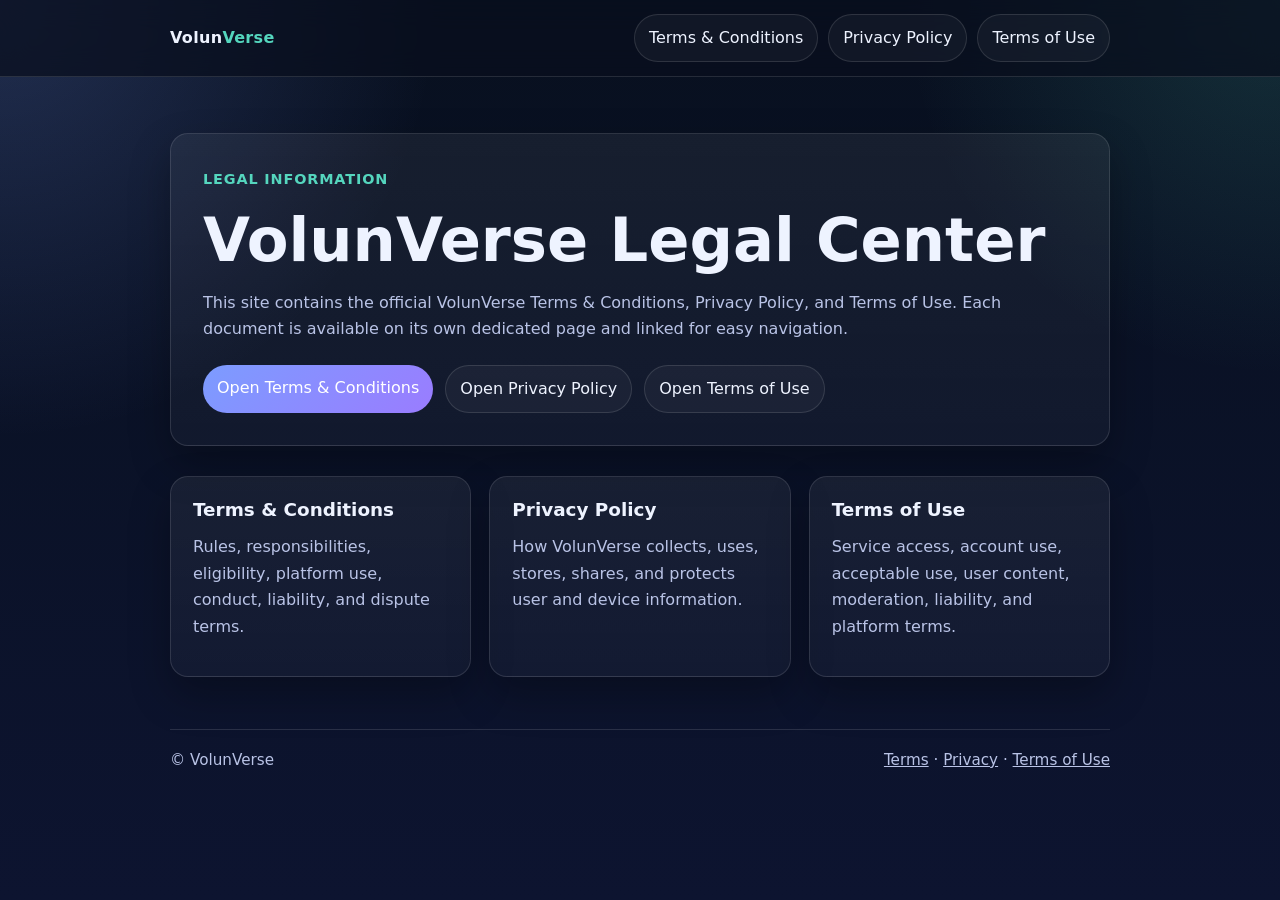
<file: index.html>
<!DOCTYPE html>
<html lang="en">
<head>
  <meta charset="UTF-8" />
  <meta name="viewport" content="width=device-width, initial-scale=1.0" />
  <title>VolunVerse Legal</title>
  <meta name="description" content="VolunVerse Terms & Conditions, Privacy Policy, and Terms of Use." />
  <link rel="stylesheet" href="styles.css" />
</head>
<body>
  <header class="site-header">
    <nav class="nav">
      <a class="brand" href="index.html">Volun<span>Verse</span></a>
      <div class="nav-links">
        <a href="terms.html">Terms &amp; Conditions</a>
        <a href="privacy.html">Privacy Policy</a>
        <a href="terms-of-use.html">Terms of Use</a>
      </div>
    </nav>
  </header>

  <section class="hero">
    <div class="hero-card">
      <div class="kicker">Legal Information</div>
      <h1>VolunVerse Legal Center</h1>
      <p>
        This site contains the official VolunVerse Terms &amp; Conditions, Privacy Policy, and Terms of Use.
        Each document is available on its own dedicated page and linked for easy navigation.
      </p>
      <div class="hero-actions">
        <a class="button primary" href="terms.html">Open Terms &amp; Conditions</a>
        <a class="button" href="privacy.html">Open Privacy Policy</a>
        <a class="button" href="terms-of-use.html">Open Terms of Use</a>
      </div>
    </div>
  </section>

  <main>
    <section class="grid link-grid legal-grid">
      <a href="terms.html">
        <h3>Terms &amp; Conditions</h3>
        <p>Rules, responsibilities, eligibility, platform use, conduct, liability, and dispute terms.</p>
      </a>
      <a href="privacy.html">
        <h3>Privacy Policy</h3>
        <p>How VolunVerse collects, uses, stores, shares, and protects user and device information.</p>
      </a>
      <a href="terms-of-use.html">
        <h3>Terms of Use</h3>
        <p>Service access, account use, acceptable use, user content, moderation, liability, and platform terms.</p>
      </a>
    </section>
  </main>

  <footer class="footer">
    <div class="footer-card small">
      <div>© VolunVerse</div>
      <div><a href="terms.html">Terms</a> · <a href="privacy.html">Privacy</a> · <a href="terms-of-use.html">Terms of Use</a></div>
    </div>
  </footer>
</body>
</html>
</file>
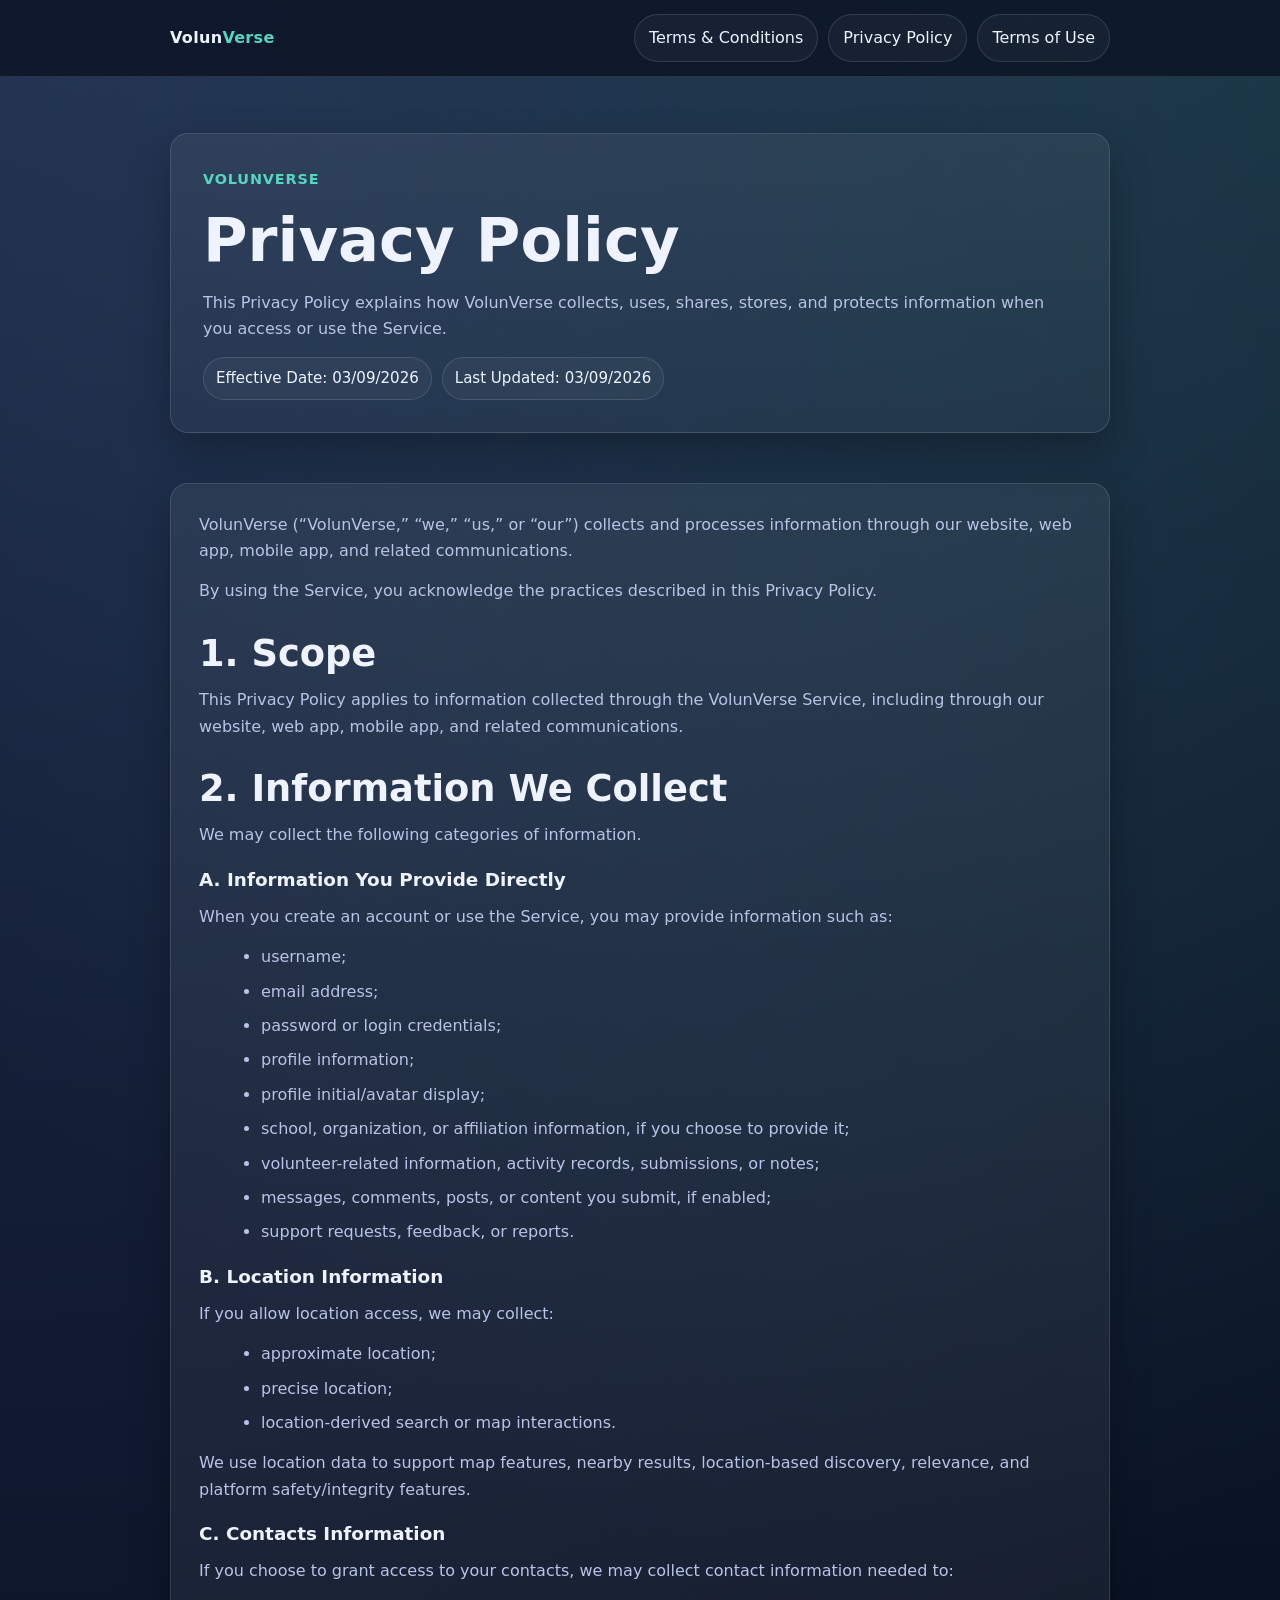
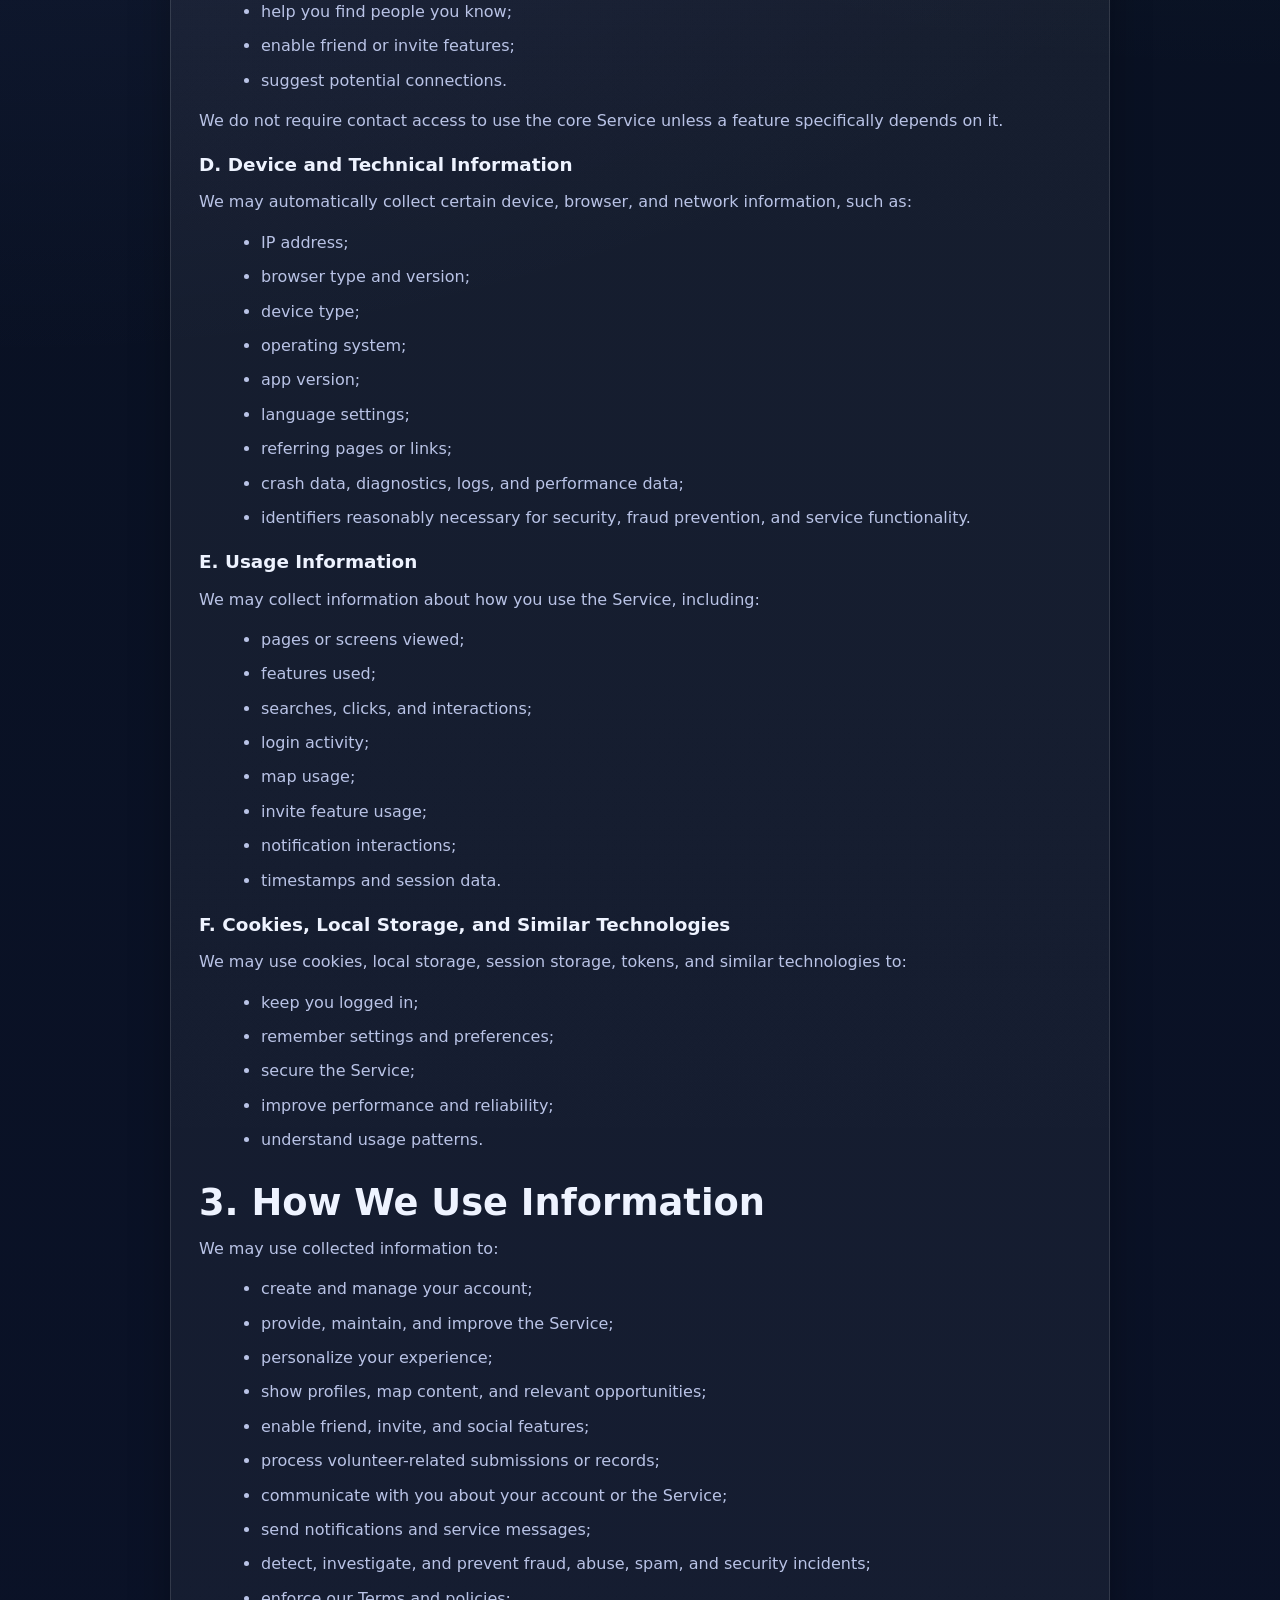
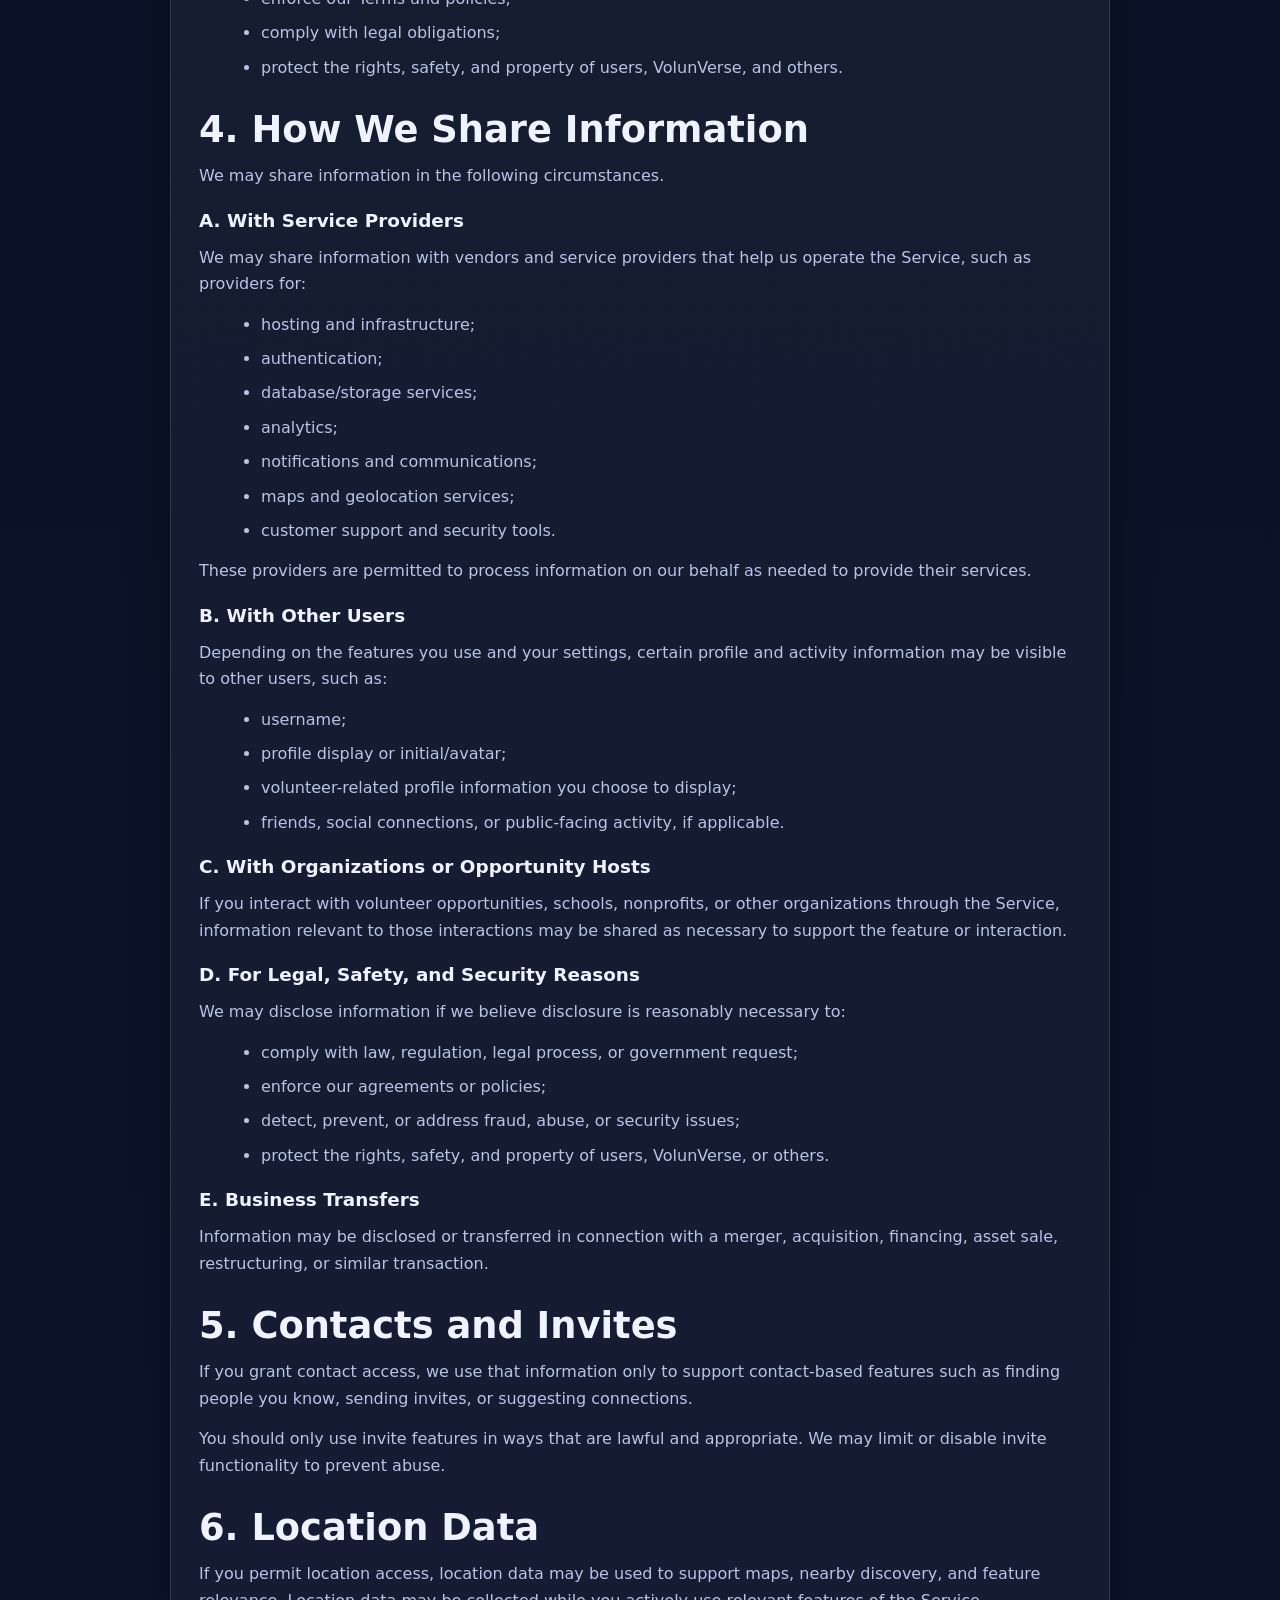
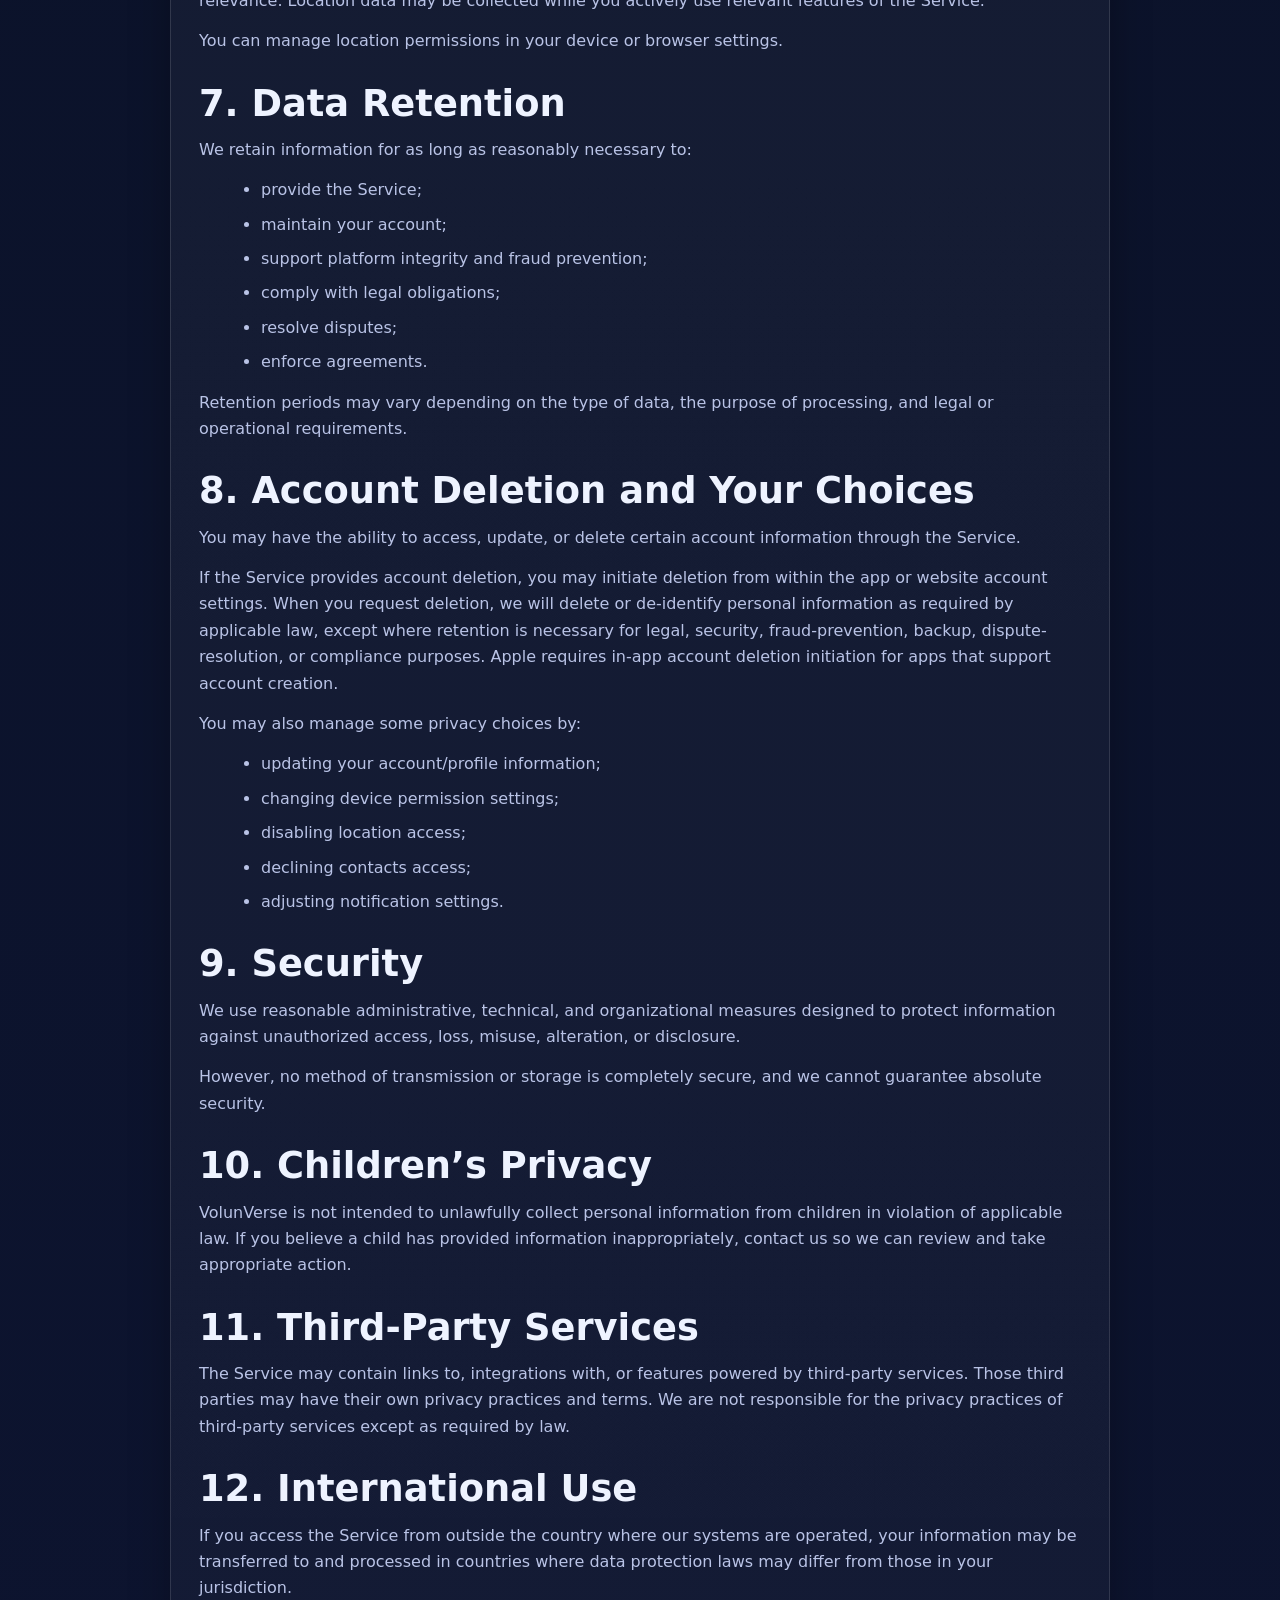
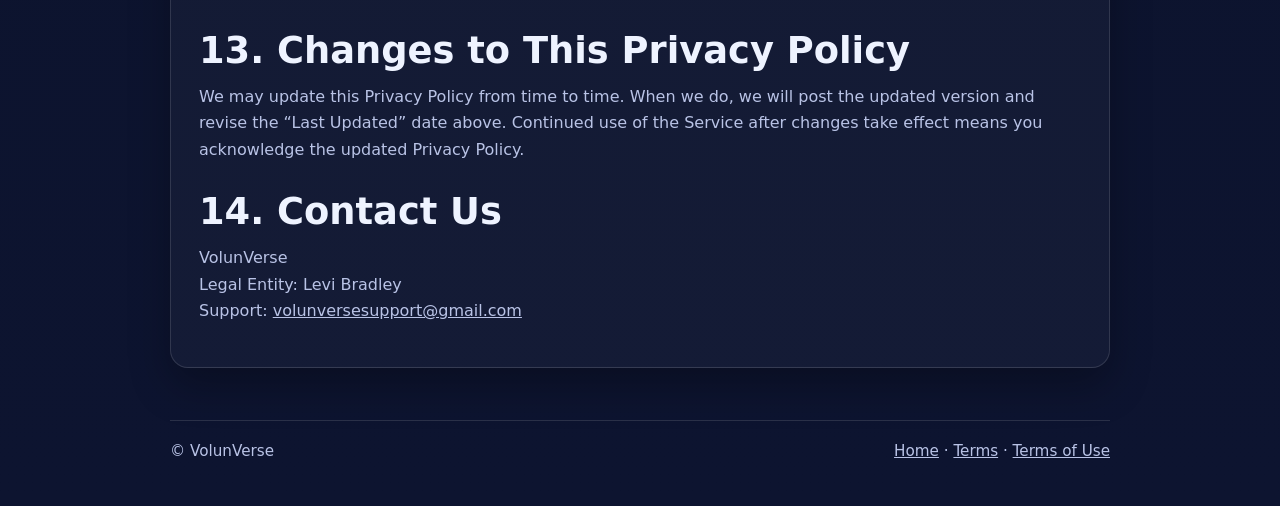
<file: privacy.html>
<!DOCTYPE html>
<html lang="en">
<head>
  <meta charset="UTF-8" />
  <meta name="viewport" content="width=device-width, initial-scale=1.0" />
  <title>Privacy Policy | VolunVerse</title>
  <meta name="description" content="VolunVerse Privacy Policy" />
  <link rel="stylesheet" href="styles.css" />
</head>
<body>
  <header class="site-header">
    <nav class="nav">
      <a class="brand" href="index.html">Volun<span>Verse</span></a>
      <div class="nav-links">
        <a href="terms.html">Terms &amp; Conditions</a>
        <a href="privacy.html">Privacy Policy</a>
        <a href="terms-of-use.html">Terms of Use</a>
      </div>
    </nav>
  </header>

  <section class="hero">
    <div class="hero-card">
      <div class="kicker">VolunVerse</div>
      <h1>Privacy Policy</h1>
      <p>This Privacy Policy explains how VolunVerse collects, uses, shares, stores, and protects information when you access or use the Service.</p>
      <div class="meta">
        <span>Effective Date: 03/09/2026</span>
        <span>Last Updated: 03/09/2026</span>
      </div>
    </div>
  </section>

  <main>
    <article class="content-card policy">
      <p>VolunVerse (“VolunVerse,” “we,” “us,” or “our”) collects and processes information through our website, web app, mobile app, and related communications.</p>
      <p>By using the Service, you acknowledge the practices described in this Privacy Policy.</p>

      <h2>1. Scope</h2>
      <p>This Privacy Policy applies to information collected through the VolunVerse Service, including through our website, web app, mobile app, and related communications.</p>

      <h2>2. Information We Collect</h2>
      <p>We may collect the following categories of information.</p>

      <h3>A. Information You Provide Directly</h3>
      <p>When you create an account or use the Service, you may provide information such as:</p>
      <ul>
        <li>username;</li>
        <li>email address;</li>
        <li>password or login credentials;</li>
        <li>profile information;</li>
        <li>profile initial/avatar display;</li>
        <li>school, organization, or affiliation information, if you choose to provide it;</li>
        <li>volunteer-related information, activity records, submissions, or notes;</li>
        <li>messages, comments, posts, or content you submit, if enabled;</li>
        <li>support requests, feedback, or reports.</li>
      </ul>

      <h3>B. Location Information</h3>
      <p>If you allow location access, we may collect:</p>
      <ul>
        <li>approximate location;</li>
        <li>precise location;</li>
        <li>location-derived search or map interactions.</li>
      </ul>
      <p>We use location data to support map features, nearby results, location-based discovery, relevance, and platform safety/integrity features.</p>

      <h3>C. Contacts Information</h3>
      <p>If you choose to grant access to your contacts, we may collect contact information needed to:</p>
      <ul>
        <li>help you find people you know;</li>
        <li>enable friend or invite features;</li>
        <li>suggest potential connections.</li>
      </ul>
      <p>We do not require contact access to use the core Service unless a feature specifically depends on it.</p>

      <h3>D. Device and Technical Information</h3>
      <p>We may automatically collect certain device, browser, and network information, such as:</p>
      <ul>
        <li>IP address;</li>
        <li>browser type and version;</li>
        <li>device type;</li>
        <li>operating system;</li>
        <li>app version;</li>
        <li>language settings;</li>
        <li>referring pages or links;</li>
        <li>crash data, diagnostics, logs, and performance data;</li>
        <li>identifiers reasonably necessary for security, fraud prevention, and service functionality.</li>
      </ul>

      <h3>E. Usage Information</h3>
      <p>We may collect information about how you use the Service, including:</p>
      <ul>
        <li>pages or screens viewed;</li>
        <li>features used;</li>
        <li>searches, clicks, and interactions;</li>
        <li>login activity;</li>
        <li>map usage;</li>
        <li>invite feature usage;</li>
        <li>notification interactions;</li>
        <li>timestamps and session data.</li>
      </ul>

      <h3>F. Cookies, Local Storage, and Similar Technologies</h3>
      <p>We may use cookies, local storage, session storage, tokens, and similar technologies to:</p>
      <ul>
        <li>keep you logged in;</li>
        <li>remember settings and preferences;</li>
        <li>secure the Service;</li>
        <li>improve performance and reliability;</li>
        <li>understand usage patterns.</li>
      </ul>

      <h2>3. How We Use Information</h2>
      <p>We may use collected information to:</p>
      <ul>
        <li>create and manage your account;</li>
        <li>provide, maintain, and improve the Service;</li>
        <li>personalize your experience;</li>
        <li>show profiles, map content, and relevant opportunities;</li>
        <li>enable friend, invite, and social features;</li>
        <li>process volunteer-related submissions or records;</li>
        <li>communicate with you about your account or the Service;</li>
        <li>send notifications and service messages;</li>
        <li>detect, investigate, and prevent fraud, abuse, spam, and security incidents;</li>
        <li>enforce our Terms and policies;</li>
        <li>comply with legal obligations;</li>
        <li>protect the rights, safety, and property of users, VolunVerse, and others.</li>
      </ul>

      <h2>4. How We Share Information</h2>
      <p>We may share information in the following circumstances.</p>

      <h3>A. With Service Providers</h3>
      <p>We may share information with vendors and service providers that help us operate the Service, such as providers for:</p>
      <ul>
        <li>hosting and infrastructure;</li>
        <li>authentication;</li>
        <li>database/storage services;</li>
        <li>analytics;</li>
        <li>notifications and communications;</li>
        <li>maps and geolocation services;</li>
        <li>customer support and security tools.</li>
      </ul>
      <p>These providers are permitted to process information on our behalf as needed to provide their services.</p>

      <h3>B. With Other Users</h3>
      <p>Depending on the features you use and your settings, certain profile and activity information may be visible to other users, such as:</p>
      <ul>
        <li>username;</li>
        <li>profile display or initial/avatar;</li>
        <li>volunteer-related profile information you choose to display;</li>
        <li>friends, social connections, or public-facing activity, if applicable.</li>
      </ul>

      <h3>C. With Organizations or Opportunity Hosts</h3>
      <p>If you interact with volunteer opportunities, schools, nonprofits, or other organizations through the Service, information relevant to those interactions may be shared as necessary to support the feature or interaction.</p>

      <h3>D. For Legal, Safety, and Security Reasons</h3>
      <p>We may disclose information if we believe disclosure is reasonably necessary to:</p>
      <ul>
        <li>comply with law, regulation, legal process, or government request;</li>
        <li>enforce our agreements or policies;</li>
        <li>detect, prevent, or address fraud, abuse, or security issues;</li>
        <li>protect the rights, safety, and property of users, VolunVerse, or others.</li>
      </ul>

      <h3>E. Business Transfers</h3>
      <p>Information may be disclosed or transferred in connection with a merger, acquisition, financing, asset sale, restructuring, or similar transaction.</p>

      <h2>5. Contacts and Invites</h2>
      <p>If you grant contact access, we use that information only to support contact-based features such as finding people you know, sending invites, or suggesting connections.</p>
      <p>You should only use invite features in ways that are lawful and appropriate. We may limit or disable invite functionality to prevent abuse.</p>

      <h2>6. Location Data</h2>
      <p>If you permit location access, location data may be used to support maps, nearby discovery, and feature relevance. Location data may be collected while you actively use relevant features of the Service.</p>
      <p>You can manage location permissions in your device or browser settings.</p>

      <h2>7. Data Retention</h2>
      <p>We retain information for as long as reasonably necessary to:</p>
      <ul>
        <li>provide the Service;</li>
        <li>maintain your account;</li>
        <li>support platform integrity and fraud prevention;</li>
        <li>comply with legal obligations;</li>
        <li>resolve disputes;</li>
        <li>enforce agreements.</li>
      </ul>
      <p>Retention periods may vary depending on the type of data, the purpose of processing, and legal or operational requirements.</p>

      <h2>8. Account Deletion and Your Choices</h2>
      <p>You may have the ability to access, update, or delete certain account information through the Service.</p>
      <p>If the Service provides account deletion, you may initiate deletion from within the app or website account settings. When you request deletion, we will delete or de-identify personal information as required by applicable law, except where retention is necessary for legal, security, fraud-prevention, backup, dispute-resolution, or compliance purposes. Apple requires in-app account deletion initiation for apps that support account creation.</p>
      <p>You may also manage some privacy choices by:</p>
      <ul>
        <li>updating your account/profile information;</li>
        <li>changing device permission settings;</li>
        <li>disabling location access;</li>
        <li>declining contacts access;</li>
        <li>adjusting notification settings.</li>
      </ul>

      <h2>9. Security</h2>
      <p>We use reasonable administrative, technical, and organizational measures designed to protect information against unauthorized access, loss, misuse, alteration, or disclosure.</p>
      <p>However, no method of transmission or storage is completely secure, and we cannot guarantee absolute security.</p>

      <h2>10. Children’s Privacy</h2>
      <p>VolunVerse is not intended to unlawfully collect personal information from children in violation of applicable law. If you believe a child has provided information inappropriately, contact us so we can review and take appropriate action.</p>

      <h2>11. Third-Party Services</h2>
      <p>The Service may contain links to, integrations with, or features powered by third-party services. Those third parties may have their own privacy practices and terms. We are not responsible for the privacy practices of third-party services except as required by law.</p>

      <h2>12. International Use</h2>
      <p>If you access the Service from outside the country where our systems are operated, your information may be transferred to and processed in countries where data protection laws may differ from those in your jurisdiction.</p>

      <h2>13. Changes to This Privacy Policy</h2>
      <p>We may update this Privacy Policy from time to time. When we do, we will post the updated version and revise the “Last Updated” date above. Continued use of the Service after changes take effect means you acknowledge the updated Privacy Policy.</p>

      <h2>14. Contact Us</h2>
      <p>VolunVerse<br />Legal Entity: Levi Bradley<br />Support: <a href="mailto:volunversesupport@gmail.com">volunversesupport@gmail.com</a></p>
    </article>
  </main>

  <footer class="footer">
    <div class="footer-card small">
      <div>© VolunVerse</div>
      <div><a href="index.html">Home</a> · <a href="terms.html">Terms</a> · <a href="terms-of-use.html">Terms of Use</a></div>
    </div>
  </footer>
</body>
</html>
</file>
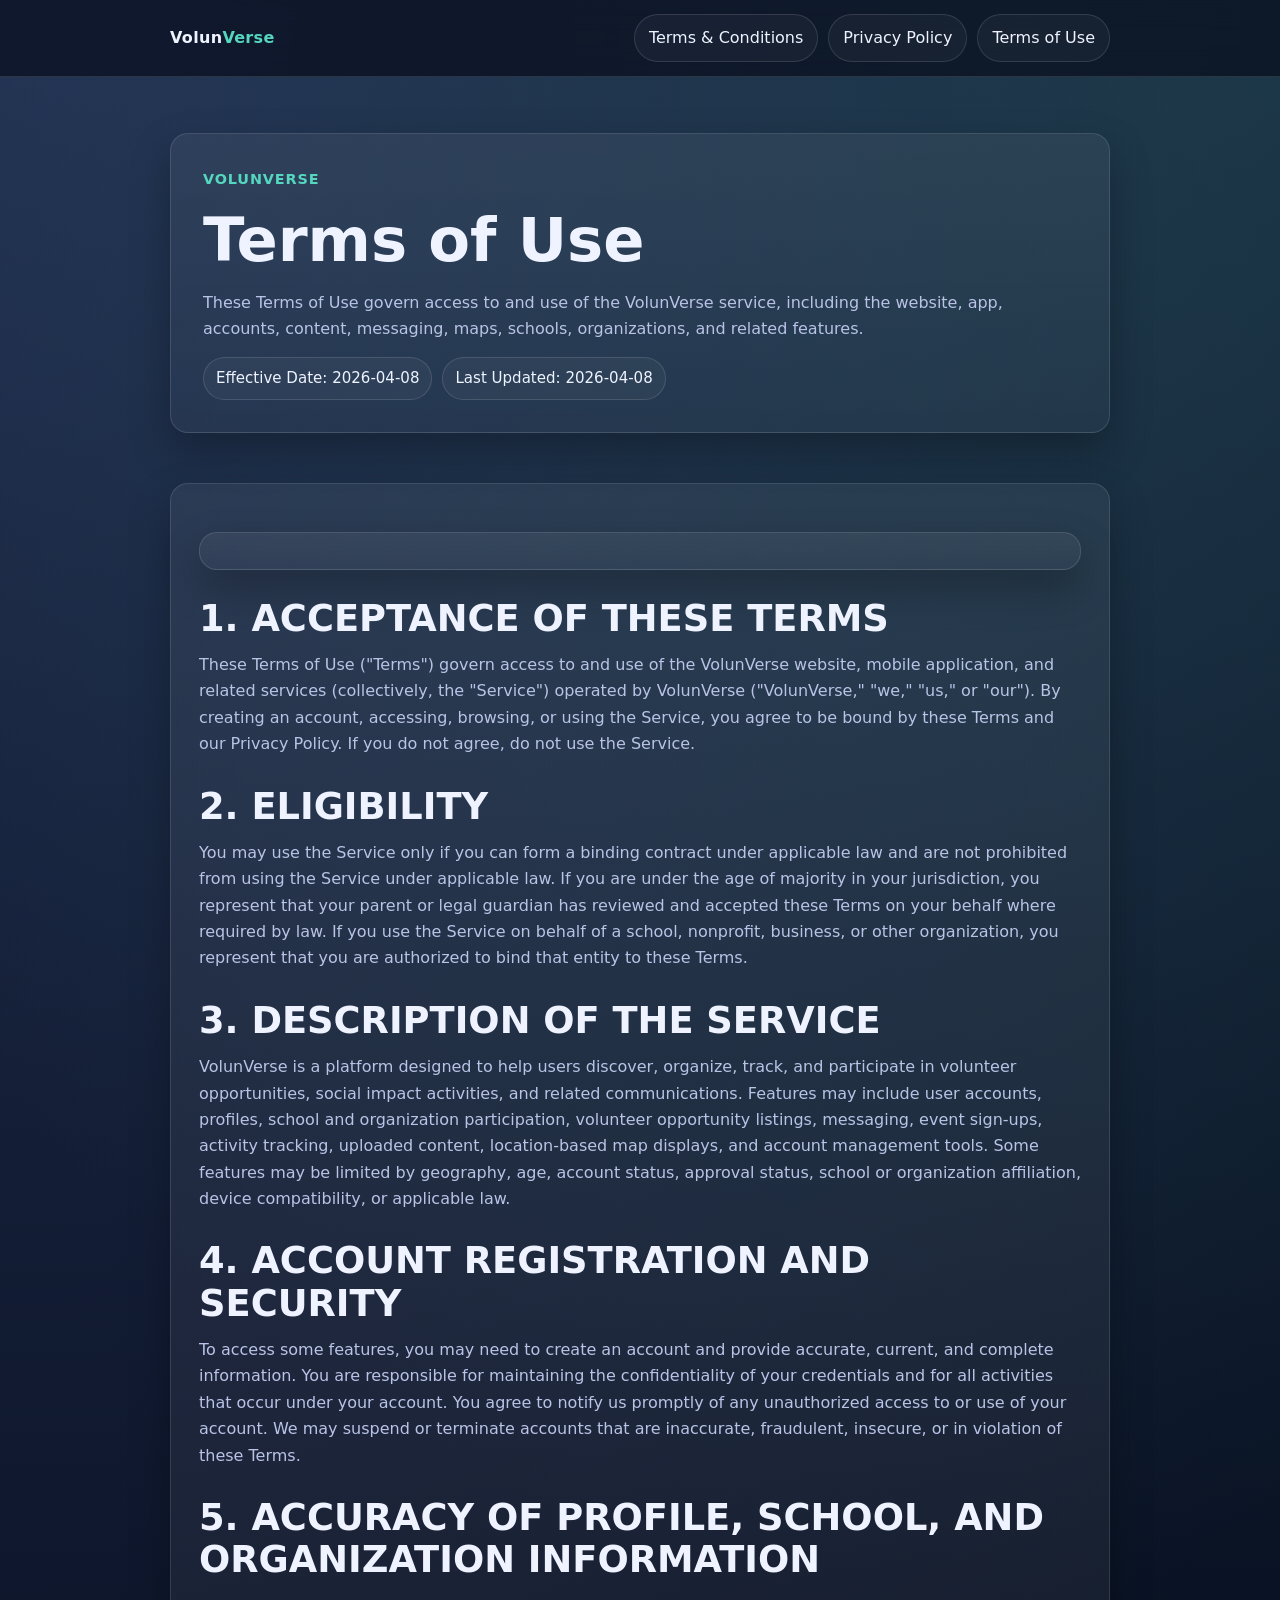
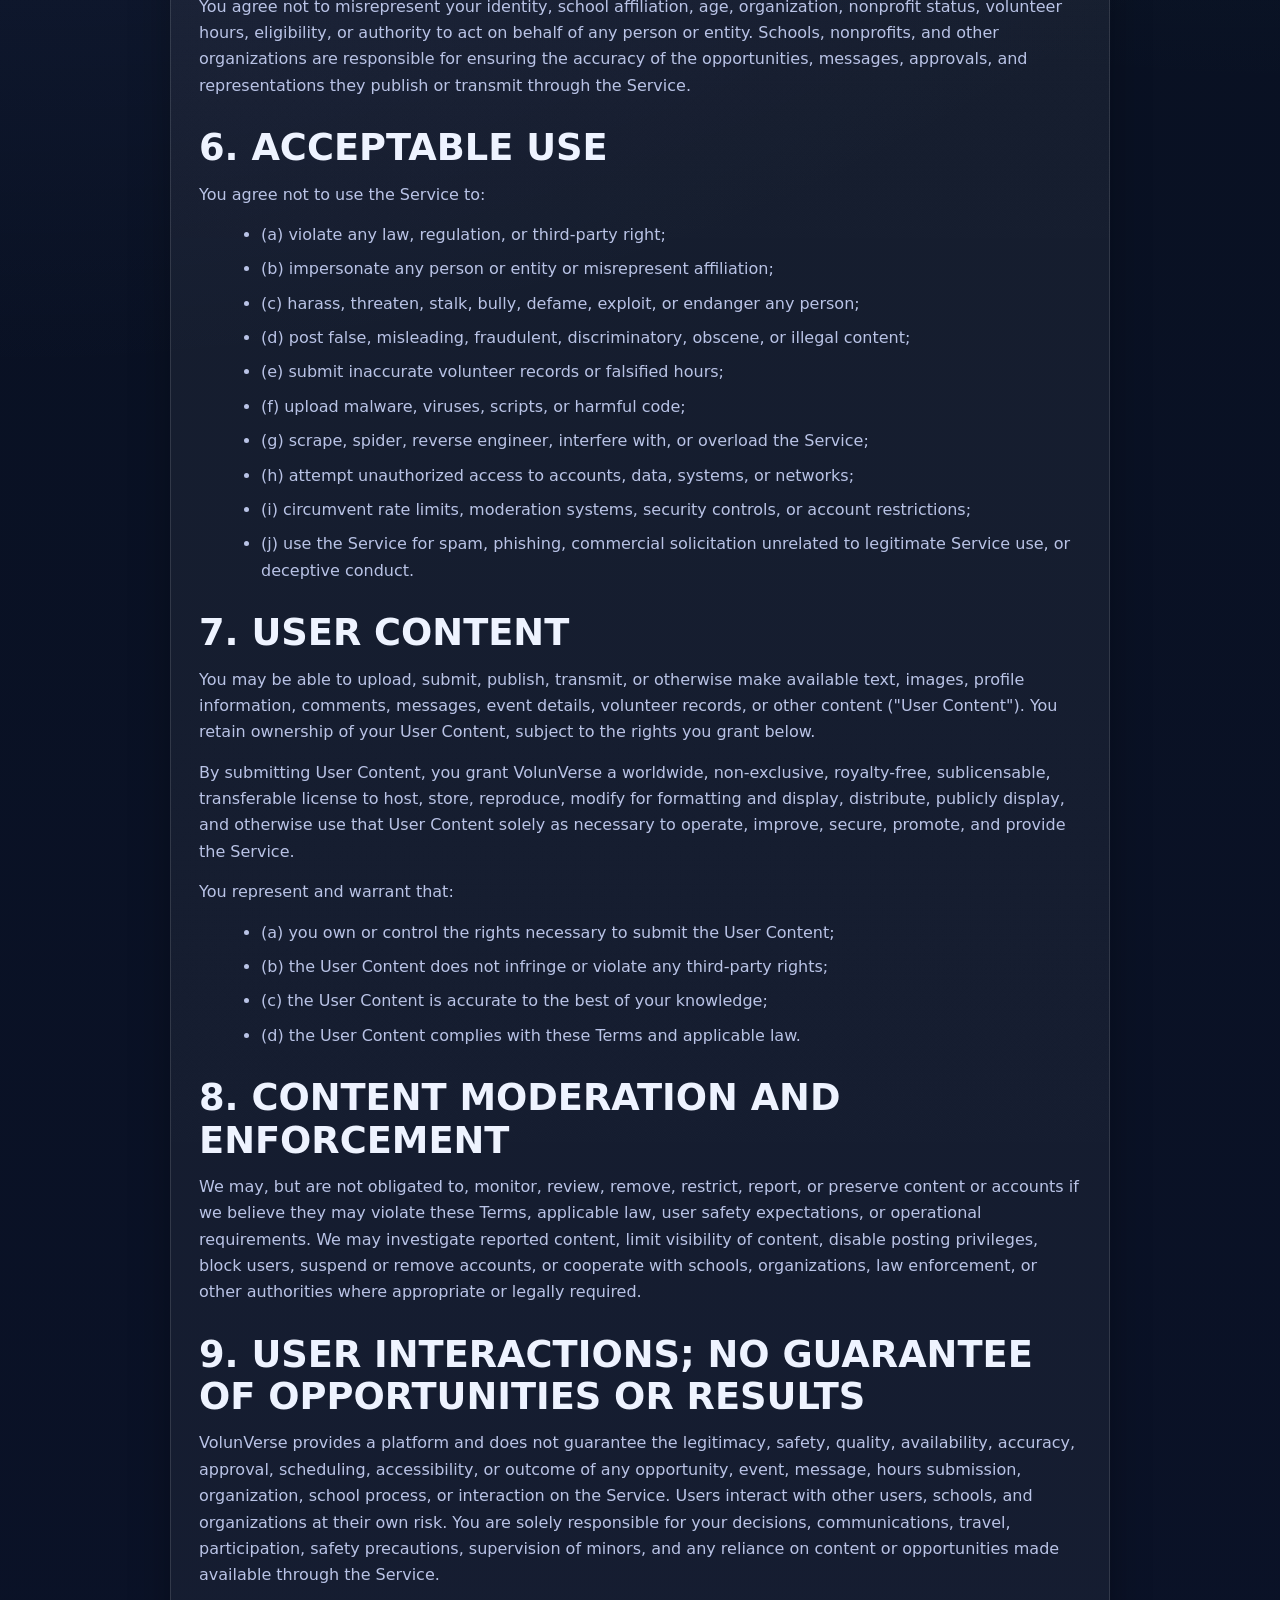
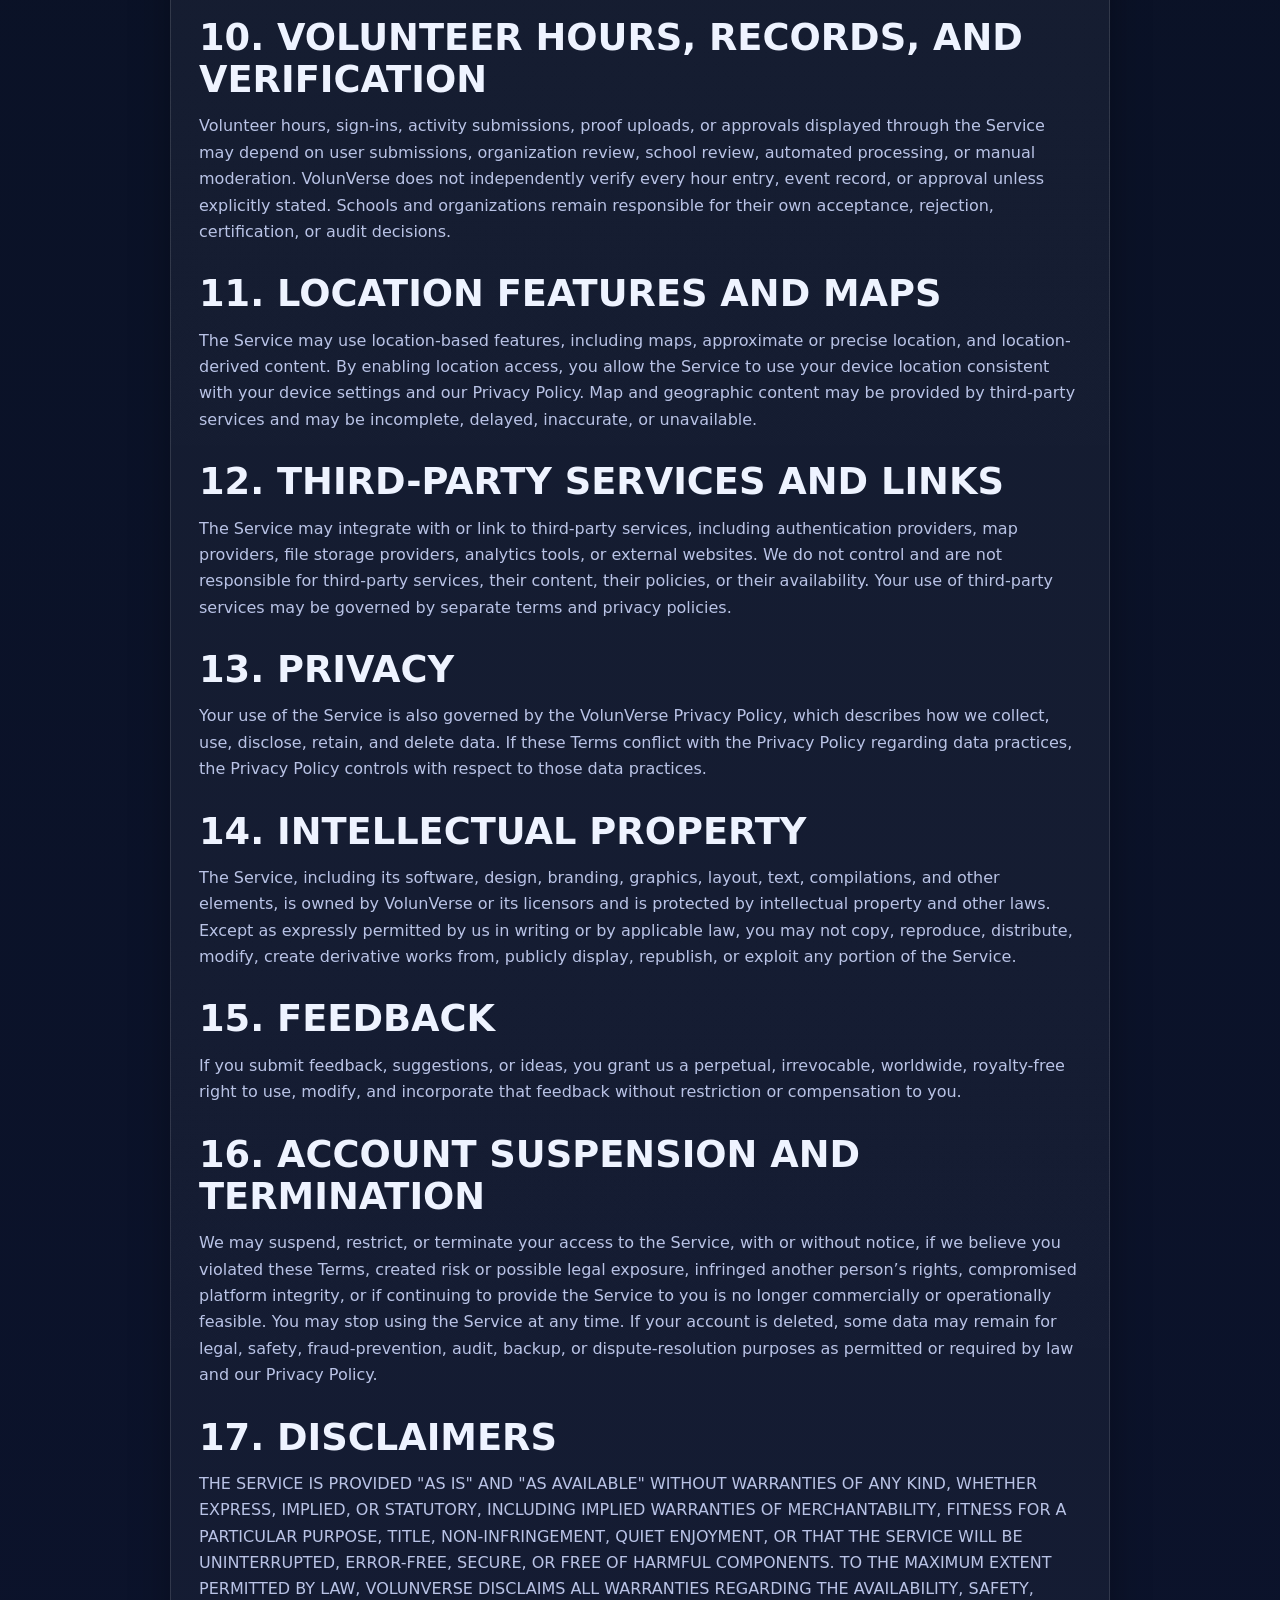
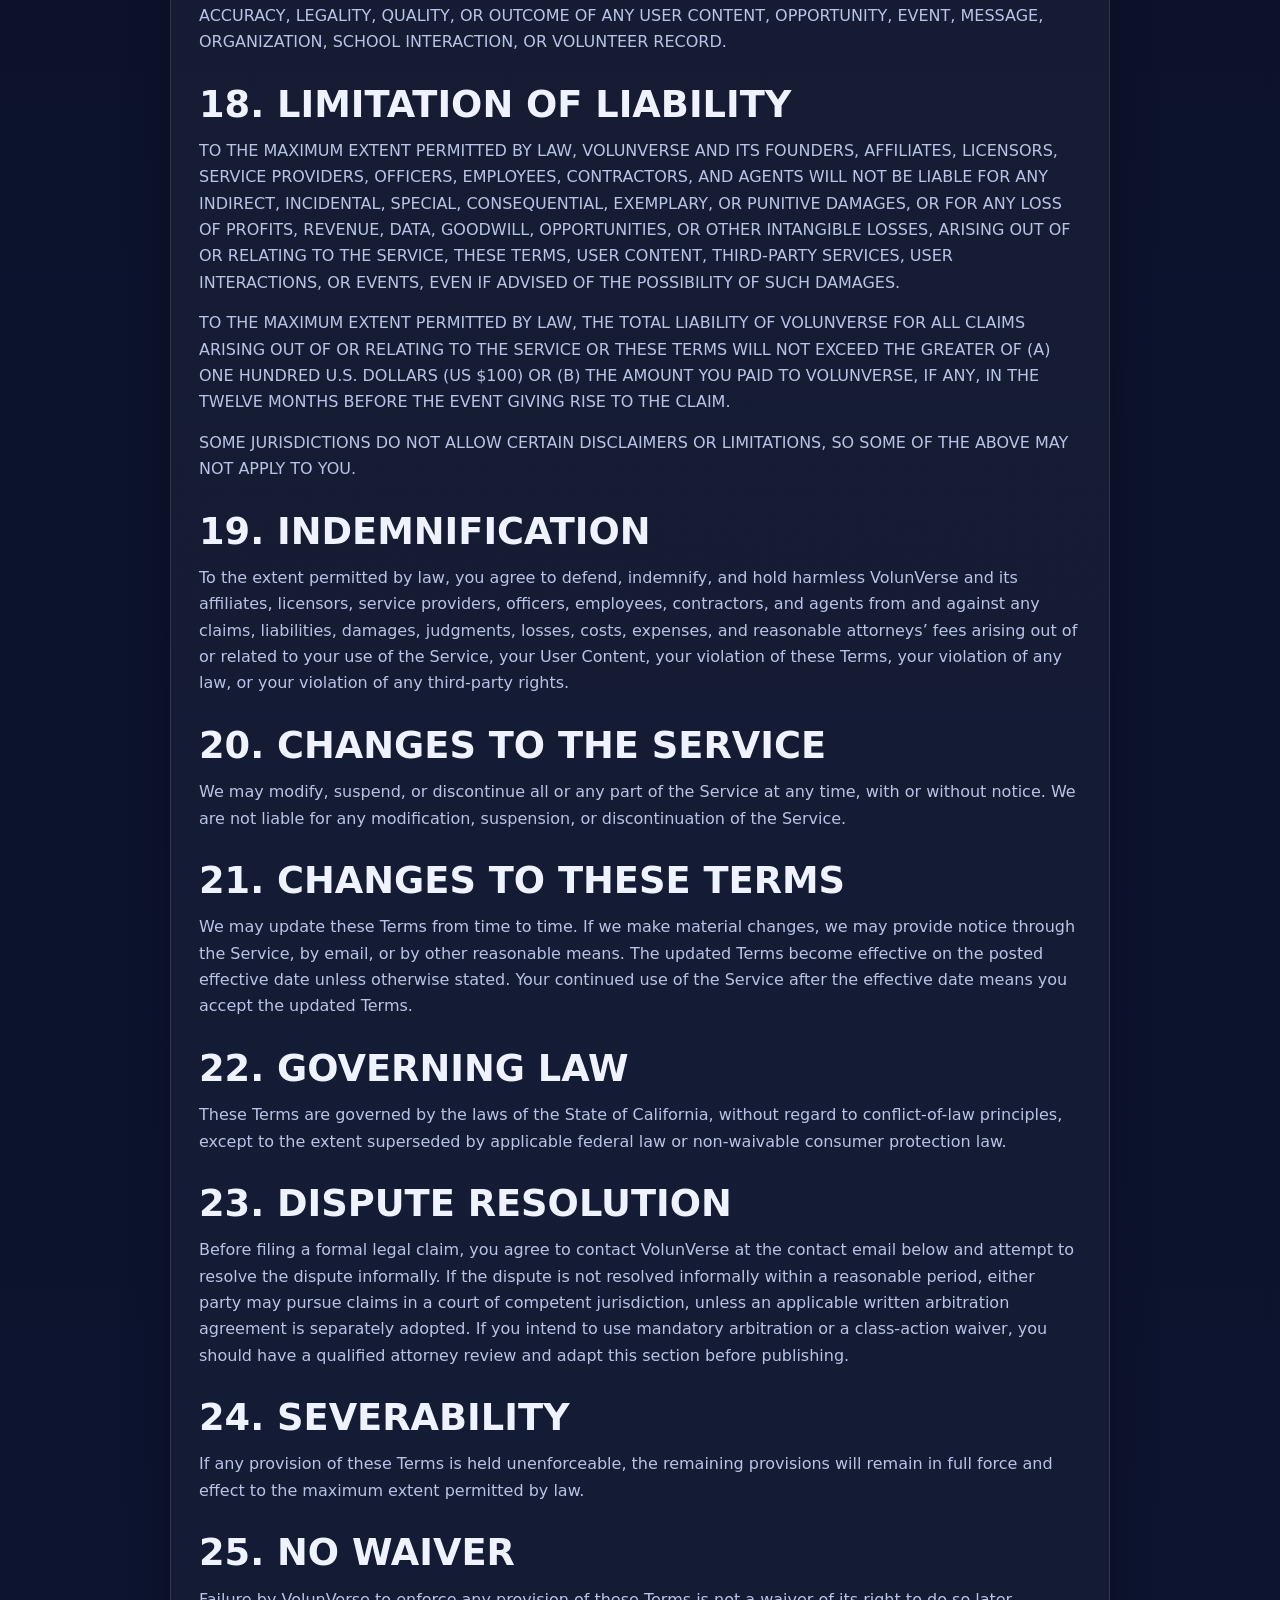
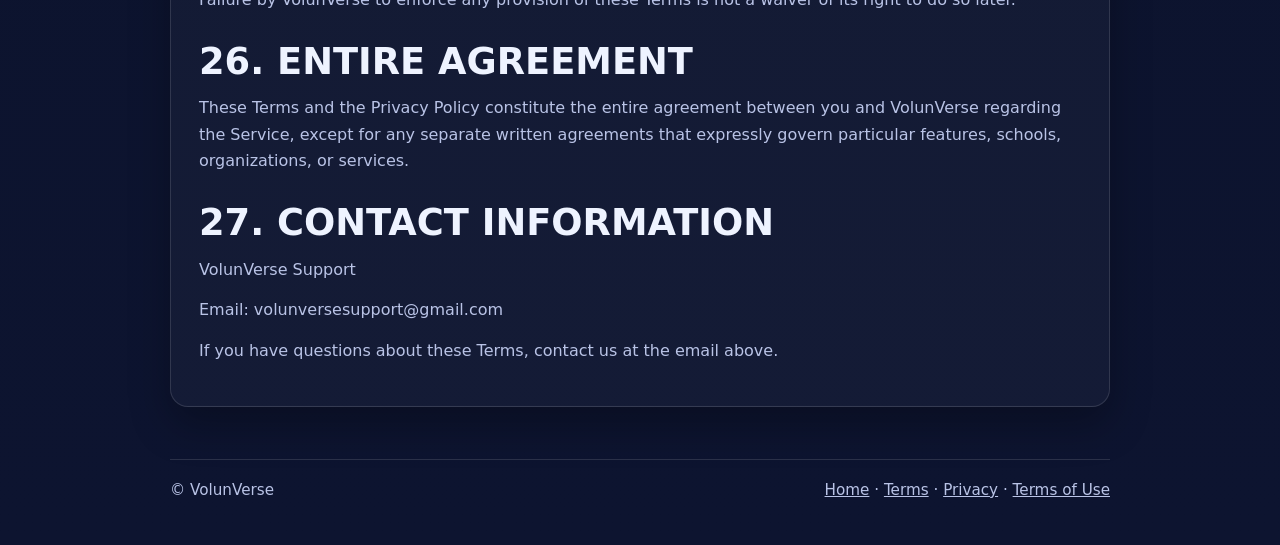
<file: terms-of-use.html>
<!DOCTYPE html>
<html lang="en">
<head>
  <meta charset="UTF-8" />
  <meta name="viewport" content="width=device-width, initial-scale=1.0" />
  <title>Terms of Use | VolunVerse</title>
  <meta name="description" content="VolunVerse Terms of Use" />
  <link rel="stylesheet" href="styles.css" />
</head>
<body>
  <header class="site-header">
    <nav class="nav">
      <a class="brand" href="index.html">Volun<span>Verse</span></a>
      <div class="nav-links">
        <a href="terms.html">Terms &amp; Conditions</a>
        <a href="privacy.html">Privacy Policy</a>
        <a href="terms-of-use.html">Terms of Use</a>
      </div>
    </nav>
  </header>

  <section class="hero">
    <div class="hero-card">
      <div class="kicker">VolunVerse</div>
      <h1>Terms of Use</h1>
      <p>These Terms of Use govern access to and use of the VolunVerse service, including the website, app, accounts, content, messaging, maps, schools, organizations, and related features.</p>
      <div class="meta">
        <span>Effective Date: 2026-04-08</span>
        <span>Last Updated: 2026-04-08</span>
      </div>
    </div>
  </section>

  <main>
    <article class="content-card policy">
      <div class="notice"><strong></strong></div>
      <h2>1. ACCEPTANCE OF THESE TERMS</h2>
      <p>These Terms of Use (&quot;Terms&quot;) govern access to and use of the VolunVerse website, mobile application, and related services (collectively, the &quot;Service&quot;) operated by VolunVerse (&quot;VolunVerse,&quot; &quot;we,&quot; &quot;us,&quot; or &quot;our&quot;). By creating an account, accessing, browsing, or using the Service, you agree to be bound by these Terms and our Privacy Policy. If you do not agree, do not use the Service.</p>
      <h2>2. ELIGIBILITY</h2>
      <p>You may use the Service only if you can form a binding contract under applicable law and are not prohibited from using the Service under applicable law. If you are under the age of majority in your jurisdiction, you represent that your parent or legal guardian has reviewed and accepted these Terms on your behalf where required by law. If you use the Service on behalf of a school, nonprofit, business, or other organization, you represent that you are authorized to bind that entity to these Terms.</p>
      <h2>3. DESCRIPTION OF THE SERVICE</h2>
      <p>VolunVerse is a platform designed to help users discover, organize, track, and participate in volunteer opportunities, social impact activities, and related communications. Features may include user accounts, profiles, school and organization participation, volunteer opportunity listings, messaging, event sign-ups, activity tracking, uploaded content, location-based map displays, and account management tools. Some features may be limited by geography, age, account status, approval status, school or organization affiliation, device compatibility, or applicable law.</p>
      <h2>4. ACCOUNT REGISTRATION AND SECURITY</h2>
      <p>To access some features, you may need to create an account and provide accurate, current, and complete information. You are responsible for maintaining the confidentiality of your credentials and for all activities that occur under your account. You agree to notify us promptly of any unauthorized access to or use of your account. We may suspend or terminate accounts that are inaccurate, fraudulent, insecure, or in violation of these Terms.</p>
      <h2>5. ACCURACY OF PROFILE, SCHOOL, AND ORGANIZATION INFORMATION</h2>
      <p>You agree not to misrepresent your identity, school affiliation, age, organization, nonprofit status, volunteer hours, eligibility, or authority to act on behalf of any person or entity. Schools, nonprofits, and other organizations are responsible for ensuring the accuracy of the opportunities, messages, approvals, and representations they publish or transmit through the Service.</p>
      <h2>6. ACCEPTABLE USE</h2>
      <p>You agree not to use the Service to:</p>
      <ul>
      <li>(a) violate any law, regulation, or third-party right;</li>
      <li>(b) impersonate any person or entity or misrepresent affiliation;</li>
      <li>(c) harass, threaten, stalk, bully, defame, exploit, or endanger any person;</li>
      <li>(d) post false, misleading, fraudulent, discriminatory, obscene, or illegal content;</li>
      <li>(e) submit inaccurate volunteer records or falsified hours;</li>
      <li>(f) upload malware, viruses, scripts, or harmful code;</li>
      <li>(g) scrape, spider, reverse engineer, interfere with, or overload the Service;</li>
      <li>(h) attempt unauthorized access to accounts, data, systems, or networks;</li>
      <li>(i) circumvent rate limits, moderation systems, security controls, or account restrictions;</li>
      <li>(j) use the Service for spam, phishing, commercial solicitation unrelated to legitimate Service use, or deceptive conduct.</li>
      </ul>
      <h2>7. USER CONTENT</h2>
      <p>You may be able to upload, submit, publish, transmit, or otherwise make available text, images, profile information, comments, messages, event details, volunteer records, or other content (&quot;User Content&quot;). You retain ownership of your User Content, subject to the rights you grant below.</p>
      <p>By submitting User Content, you grant VolunVerse a worldwide, non-exclusive, royalty-free, sublicensable, transferable license to host, store, reproduce, modify for formatting and display, distribute, publicly display, and otherwise use that User Content solely as necessary to operate, improve, secure, promote, and provide the Service.</p>
      <p>You represent and warrant that:</p>
      <ul>
      <li>(a) you own or control the rights necessary to submit the User Content;</li>
      <li>(b) the User Content does not infringe or violate any third-party rights;</li>
      <li>(c) the User Content is accurate to the best of your knowledge;</li>
      <li>(d) the User Content complies with these Terms and applicable law.</li>
      </ul>
      <h2>8. CONTENT MODERATION AND ENFORCEMENT</h2>
      <p>We may, but are not obligated to, monitor, review, remove, restrict, report, or preserve content or accounts if we believe they may violate these Terms, applicable law, user safety expectations, or operational requirements. We may investigate reported content, limit visibility of content, disable posting privileges, block users, suspend or remove accounts, or cooperate with schools, organizations, law enforcement, or other authorities where appropriate or legally required.</p>
      <h2>9. USER INTERACTIONS; NO GUARANTEE OF OPPORTUNITIES OR RESULTS</h2>
      <p>VolunVerse provides a platform and does not guarantee the legitimacy, safety, quality, availability, accuracy, approval, scheduling, accessibility, or outcome of any opportunity, event, message, hours submission, organization, school process, or interaction on the Service. Users interact with other users, schools, and organizations at their own risk. You are solely responsible for your decisions, communications, travel, participation, safety precautions, supervision of minors, and any reliance on content or opportunities made available through the Service.</p>
      <h2>10. VOLUNTEER HOURS, RECORDS, AND VERIFICATION</h2>
      <p>Volunteer hours, sign-ins, activity submissions, proof uploads, or approvals displayed through the Service may depend on user submissions, organization review, school review, automated processing, or manual moderation. VolunVerse does not independently verify every hour entry, event record, or approval unless explicitly stated. Schools and organizations remain responsible for their own acceptance, rejection, certification, or audit decisions.</p>
      <h2>11. LOCATION FEATURES AND MAPS</h2>
      <p>The Service may use location-based features, including maps, approximate or precise location, and location-derived content. By enabling location access, you allow the Service to use your device location consistent with your device settings and our Privacy Policy. Map and geographic content may be provided by third-party services and may be incomplete, delayed, inaccurate, or unavailable.</p>
      <h2>12. THIRD-PARTY SERVICES AND LINKS</h2>
      <p>The Service may integrate with or link to third-party services, including authentication providers, map providers, file storage providers, analytics tools, or external websites. We do not control and are not responsible for third-party services, their content, their policies, or their availability. Your use of third-party services may be governed by separate terms and privacy policies.</p>
      <h2>13. PRIVACY</h2>
      <p>Your use of the Service is also governed by the VolunVerse Privacy Policy, which describes how we collect, use, disclose, retain, and delete data. If these Terms conflict with the Privacy Policy regarding data practices, the Privacy Policy controls with respect to those data practices.</p>
      <h2>14. INTELLECTUAL PROPERTY</h2>
      <p>The Service, including its software, design, branding, graphics, layout, text, compilations, and other elements, is owned by VolunVerse or its licensors and is protected by intellectual property and other laws. Except as expressly permitted by us in writing or by applicable law, you may not copy, reproduce, distribute, modify, create derivative works from, publicly display, republish, or exploit any portion of the Service.</p>
      <h2>15. FEEDBACK</h2>
      <p>If you submit feedback, suggestions, or ideas, you grant us a perpetual, irrevocable, worldwide, royalty-free right to use, modify, and incorporate that feedback without restriction or compensation to you.</p>
      <h2>16. ACCOUNT SUSPENSION AND TERMINATION</h2>
      <p>We may suspend, restrict, or terminate your access to the Service, with or without notice, if we believe you violated these Terms, created risk or possible legal exposure, infringed another person’s rights, compromised platform integrity, or if continuing to provide the Service to you is no longer commercially or operationally feasible. You may stop using the Service at any time. If your account is deleted, some data may remain for legal, safety, fraud-prevention, audit, backup, or dispute-resolution purposes as permitted or required by law and our Privacy Policy.</p>
      <h2>17. DISCLAIMERS</h2>
      <p>THE SERVICE IS PROVIDED &quot;AS IS&quot; AND &quot;AS AVAILABLE&quot; WITHOUT WARRANTIES OF ANY KIND, WHETHER EXPRESS, IMPLIED, OR STATUTORY, INCLUDING IMPLIED WARRANTIES OF MERCHANTABILITY, FITNESS FOR A PARTICULAR PURPOSE, TITLE, NON-INFRINGEMENT, QUIET ENJOYMENT, OR THAT THE SERVICE WILL BE UNINTERRUPTED, ERROR-FREE, SECURE, OR FREE OF HARMFUL COMPONENTS. TO THE MAXIMUM EXTENT PERMITTED BY LAW, VOLUNVERSE DISCLAIMS ALL WARRANTIES REGARDING THE AVAILABILITY, SAFETY, ACCURACY, LEGALITY, QUALITY, OR OUTCOME OF ANY USER CONTENT, OPPORTUNITY, EVENT, MESSAGE, ORGANIZATION, SCHOOL INTERACTION, OR VOLUNTEER RECORD.</p>
      <h2>18. LIMITATION OF LIABILITY</h2>
      <p>TO THE MAXIMUM EXTENT PERMITTED BY LAW, VOLUNVERSE AND ITS FOUNDERS, AFFILIATES, LICENSORS, SERVICE PROVIDERS, OFFICERS, EMPLOYEES, CONTRACTORS, AND AGENTS WILL NOT BE LIABLE FOR ANY INDIRECT, INCIDENTAL, SPECIAL, CONSEQUENTIAL, EXEMPLARY, OR PUNITIVE DAMAGES, OR FOR ANY LOSS OF PROFITS, REVENUE, DATA, GOODWILL, OPPORTUNITIES, OR OTHER INTANGIBLE LOSSES, ARISING OUT OF OR RELATING TO THE SERVICE, THESE TERMS, USER CONTENT, THIRD-PARTY SERVICES, USER INTERACTIONS, OR EVENTS, EVEN IF ADVISED OF THE POSSIBILITY OF SUCH DAMAGES.</p>
      <p>TO THE MAXIMUM EXTENT PERMITTED BY LAW, THE TOTAL LIABILITY OF VOLUNVERSE FOR ALL CLAIMS ARISING OUT OF OR RELATING TO THE SERVICE OR THESE TERMS WILL NOT EXCEED THE GREATER OF (A) ONE HUNDRED U.S. DOLLARS (US $100) OR (B) THE AMOUNT YOU PAID TO VOLUNVERSE, IF ANY, IN THE TWELVE MONTHS BEFORE THE EVENT GIVING RISE TO THE CLAIM.</p>
      <p>SOME JURISDICTIONS DO NOT ALLOW CERTAIN DISCLAIMERS OR LIMITATIONS, SO SOME OF THE ABOVE MAY NOT APPLY TO YOU.</p>
      <h2>19. INDEMNIFICATION</h2>
      <p>To the extent permitted by law, you agree to defend, indemnify, and hold harmless VolunVerse and its affiliates, licensors, service providers, officers, employees, contractors, and agents from and against any claims, liabilities, damages, judgments, losses, costs, expenses, and reasonable attorneys’ fees arising out of or related to your use of the Service, your User Content, your violation of these Terms, your violation of any law, or your violation of any third-party rights.</p>
      <h2>20. CHANGES TO THE SERVICE</h2>
      <p>We may modify, suspend, or discontinue all or any part of the Service at any time, with or without notice. We are not liable for any modification, suspension, or discontinuation of the Service.</p>
      <h2>21. CHANGES TO THESE TERMS</h2>
      <p>We may update these Terms from time to time. If we make material changes, we may provide notice through the Service, by email, or by other reasonable means. The updated Terms become effective on the posted effective date unless otherwise stated. Your continued use of the Service after the effective date means you accept the updated Terms.</p>
      <h2>22. GOVERNING LAW</h2>
      <p>These Terms are governed by the laws of the State of California, without regard to conflict-of-law principles, except to the extent superseded by applicable federal law or non-waivable consumer protection law.</p>
      <h2>23. DISPUTE RESOLUTION</h2>
      <p>Before filing a formal legal claim, you agree to contact VolunVerse at the contact email below and attempt to resolve the dispute informally. If the dispute is not resolved informally within a reasonable period, either party may pursue claims in a court of competent jurisdiction, unless an applicable written arbitration agreement is separately adopted. If you intend to use mandatory arbitration or a class-action waiver, you should have a qualified attorney review and adapt this section before publishing.</p>
      <h2>24. SEVERABILITY</h2>
      <p>If any provision of these Terms is held unenforceable, the remaining provisions will remain in full force and effect to the maximum extent permitted by law.</p>
      <h2>25. NO WAIVER</h2>
      <p>Failure by VolunVerse to enforce any provision of these Terms is not a waiver of its right to do so later.</p>
      <h2>26. ENTIRE AGREEMENT</h2>
      <p>These Terms and the Privacy Policy constitute the entire agreement between you and VolunVerse regarding the Service, except for any separate written agreements that expressly govern particular features, schools, organizations, or services.</p>
      <h2>27. CONTACT INFORMATION</h2>
      <p>VolunVerse Support</p>
      <p>Email: volunversesupport@gmail.com</p>
      <p>If you have questions about these Terms, contact us at the email above.</p>
    </article>
  </main>

  <footer class="footer">
    <div class="footer-card small">
      <div>© VolunVerse</div>
      <div><a href="index.html">Home</a> · <a href="terms.html">Terms</a> · <a href="privacy.html">Privacy</a> · <a href="terms-of-use.html">Terms of Use</a></div>
    </div>
  </footer>
</body>
</html>
</file>
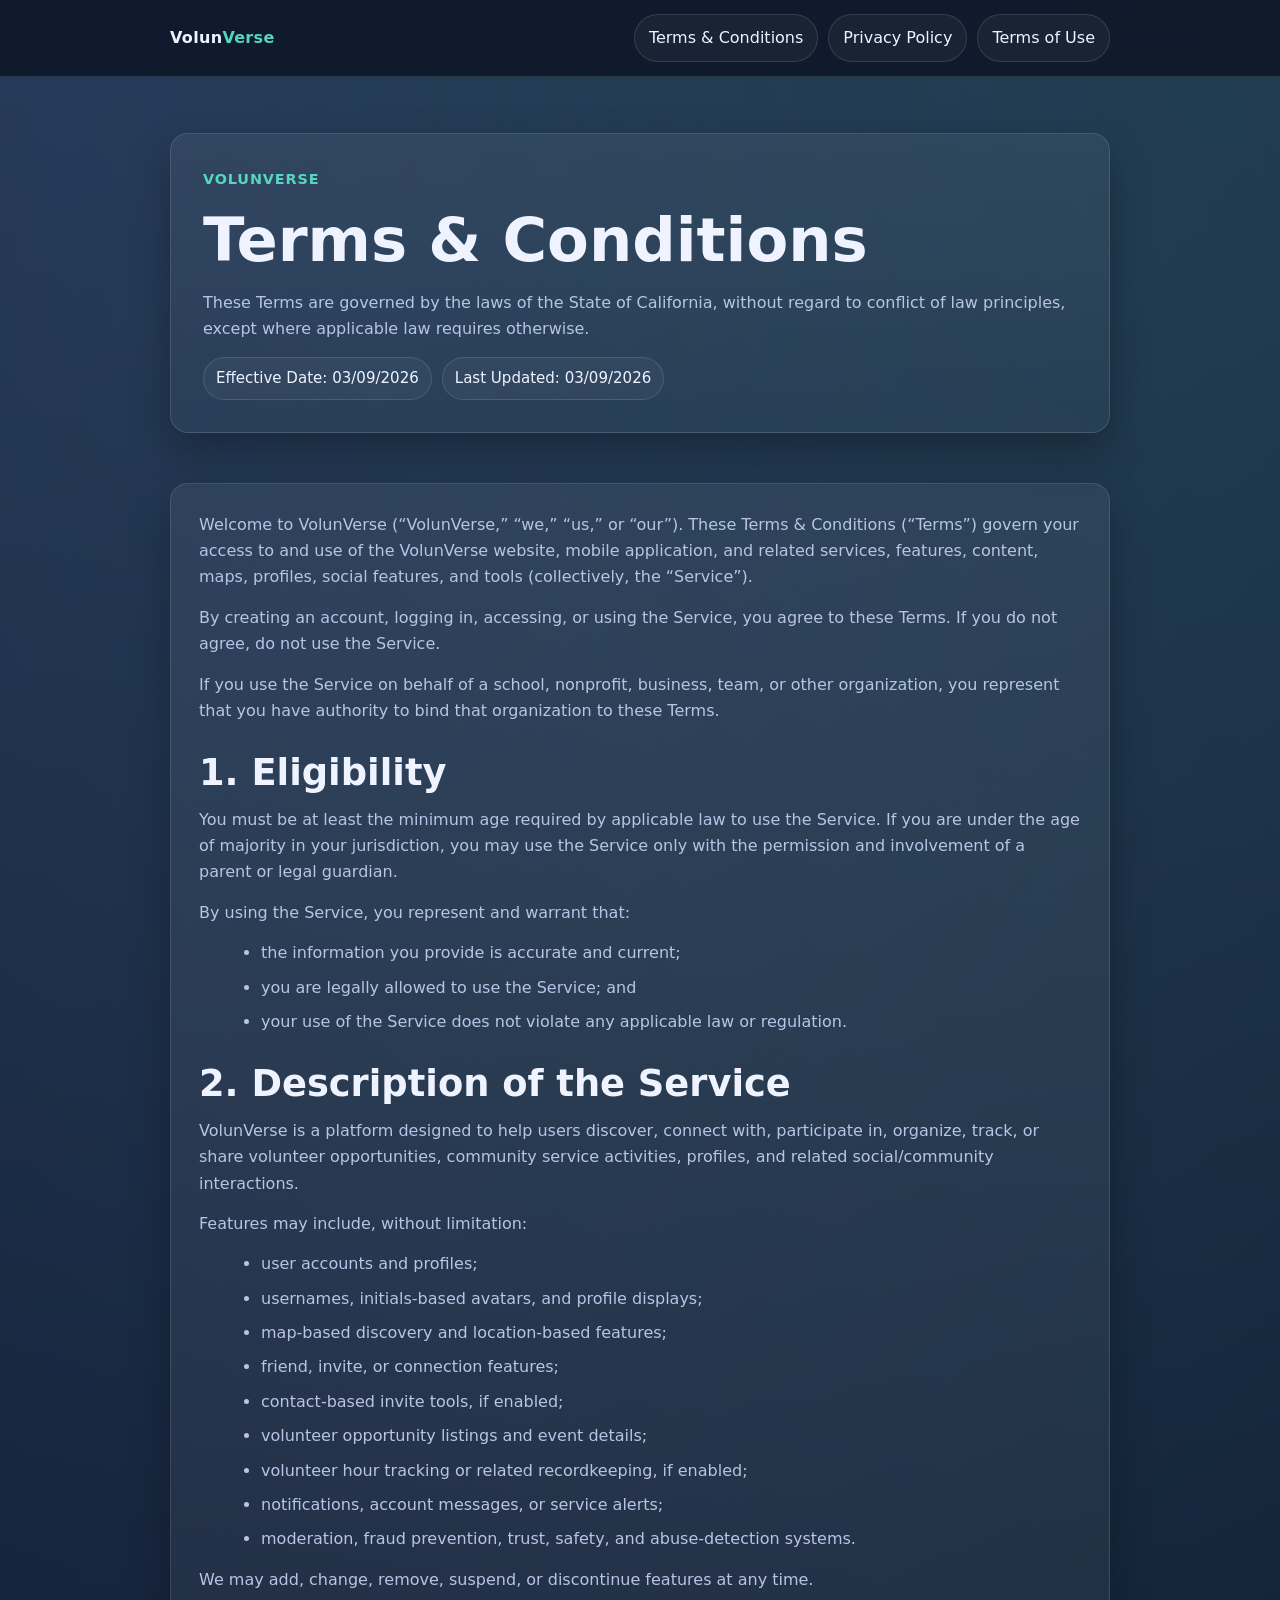
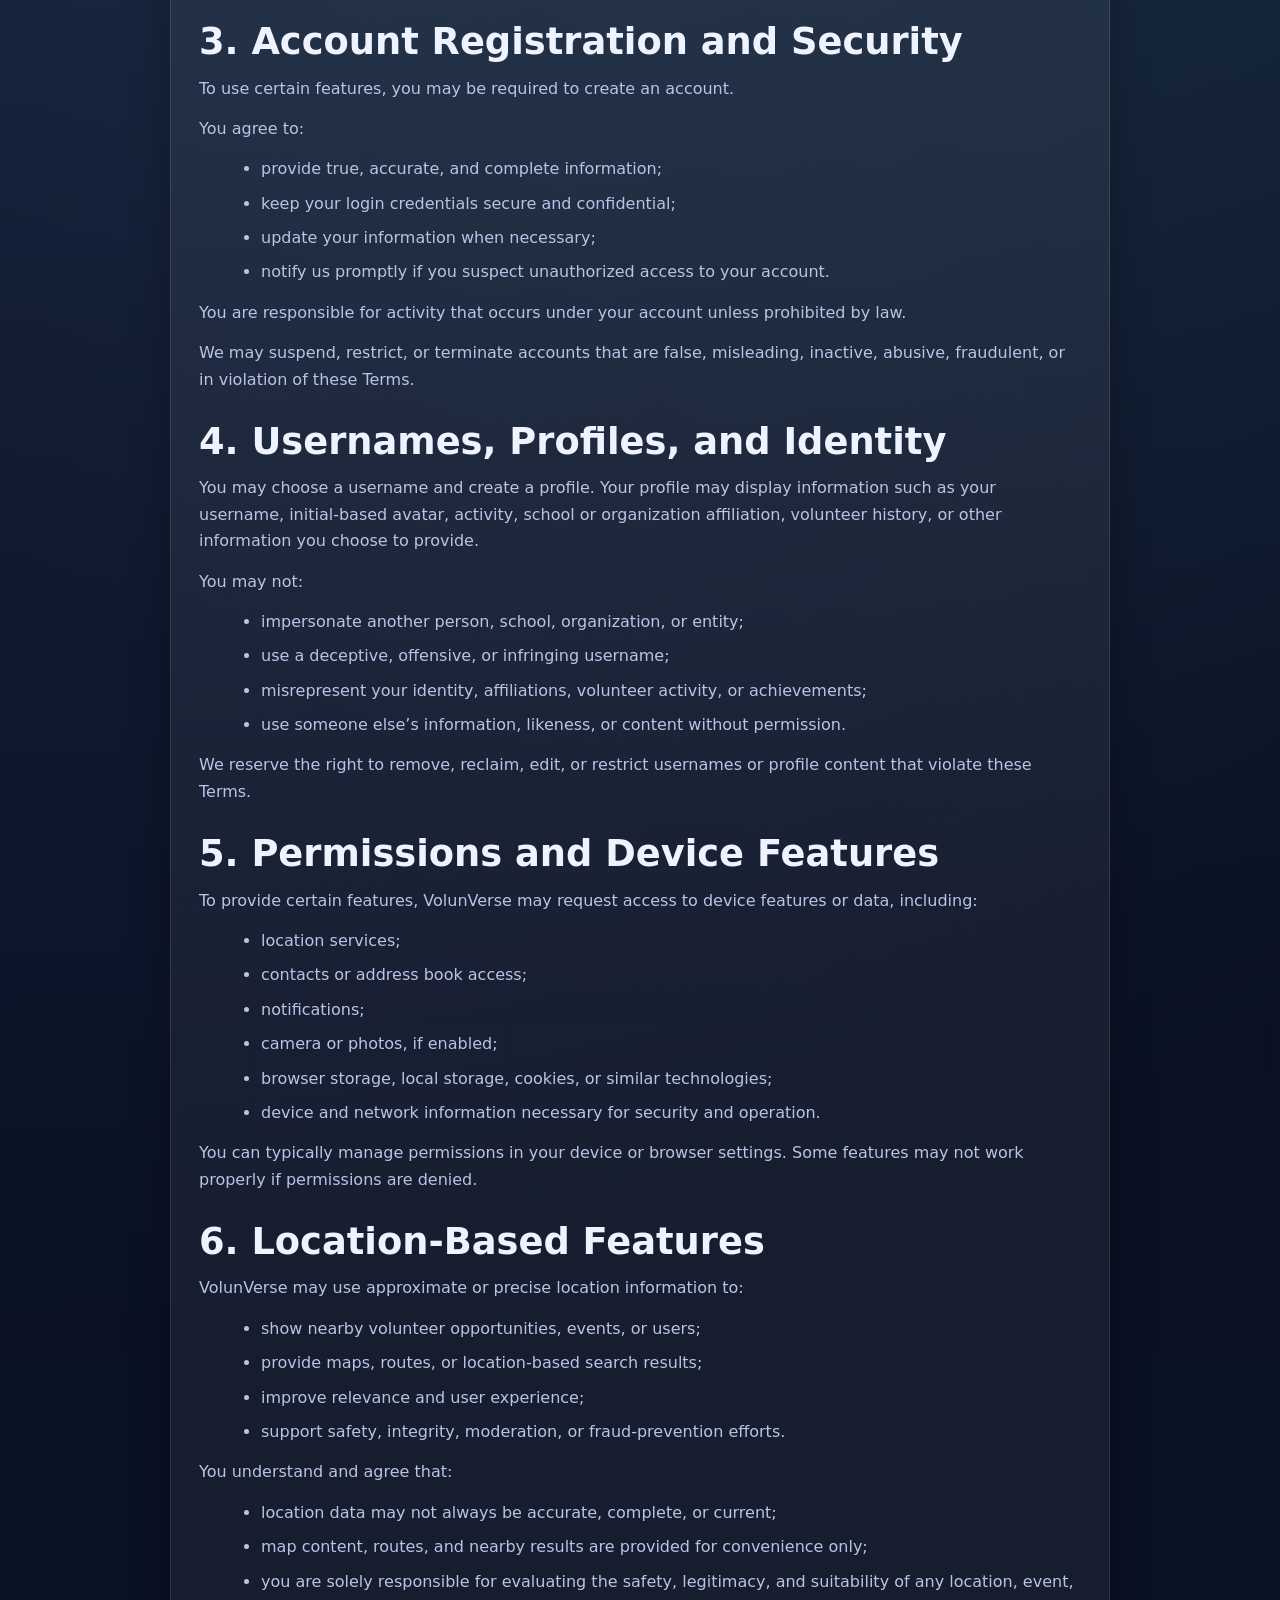
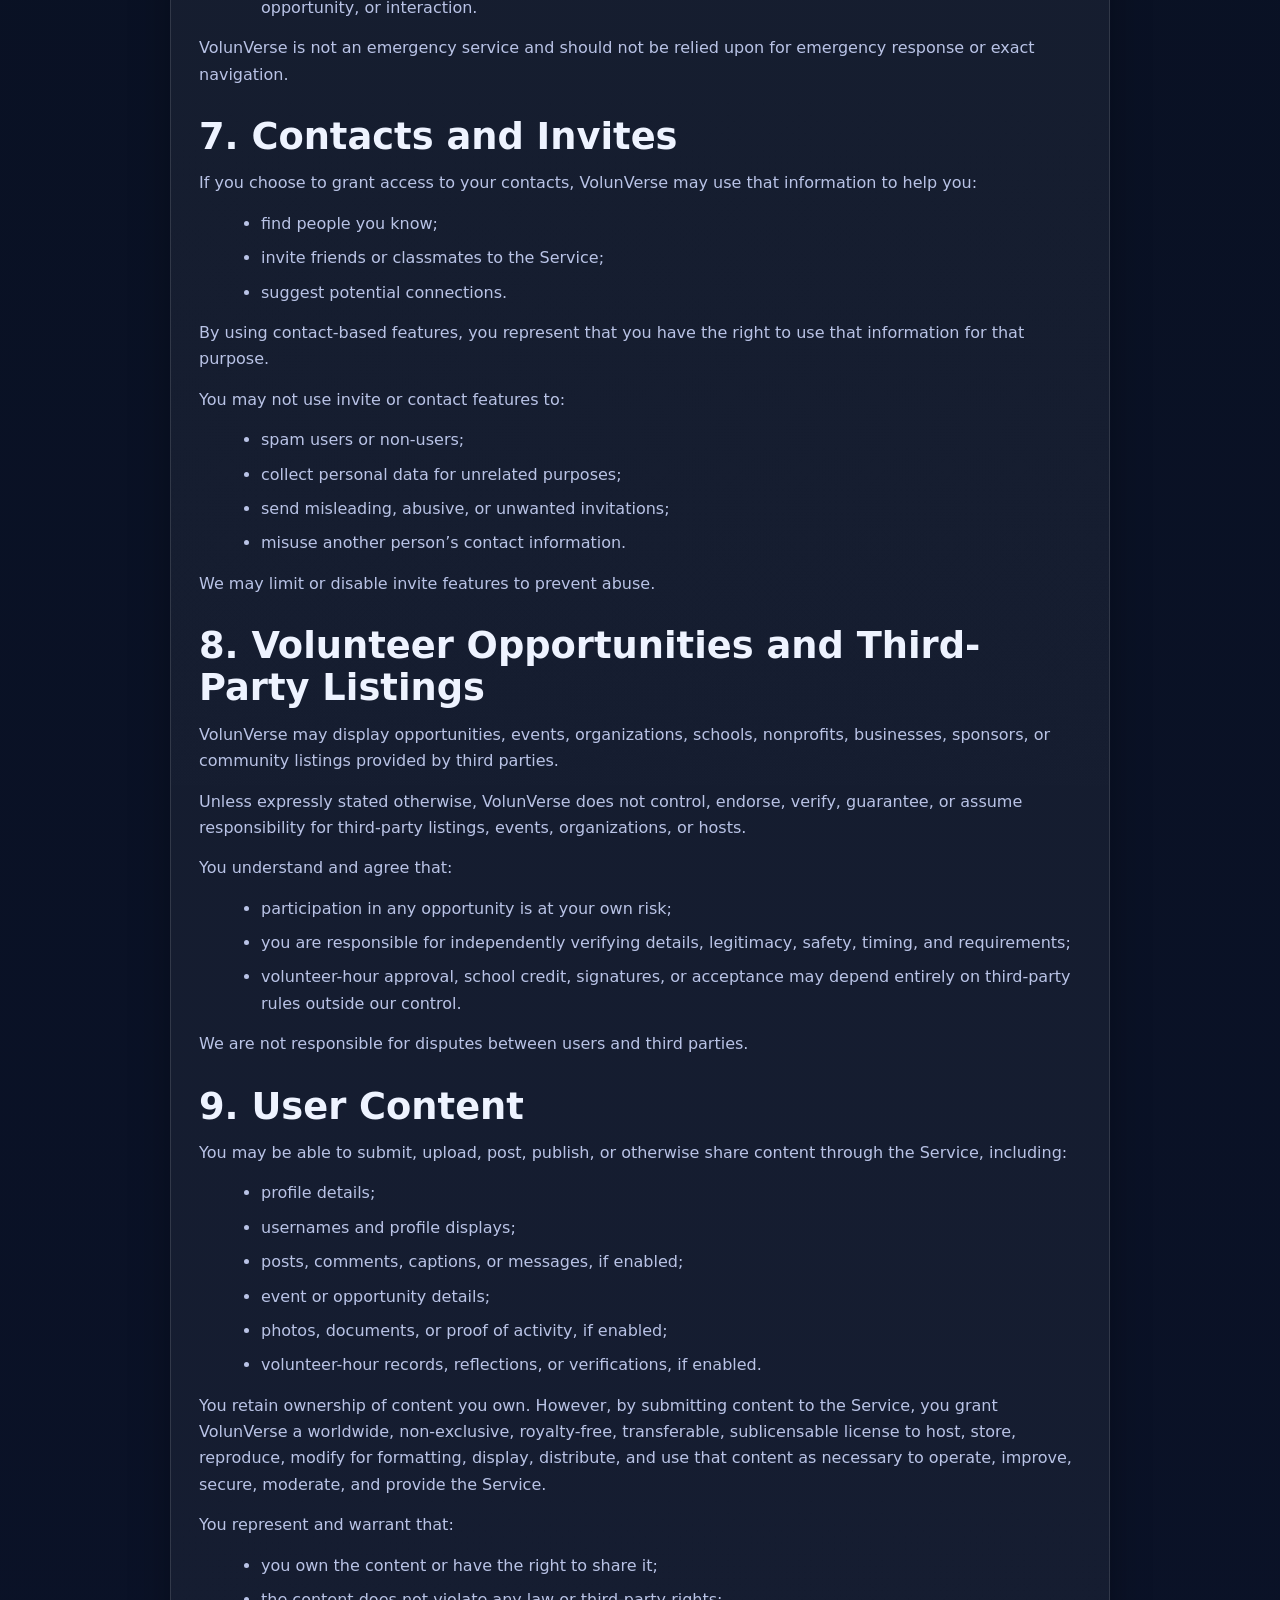
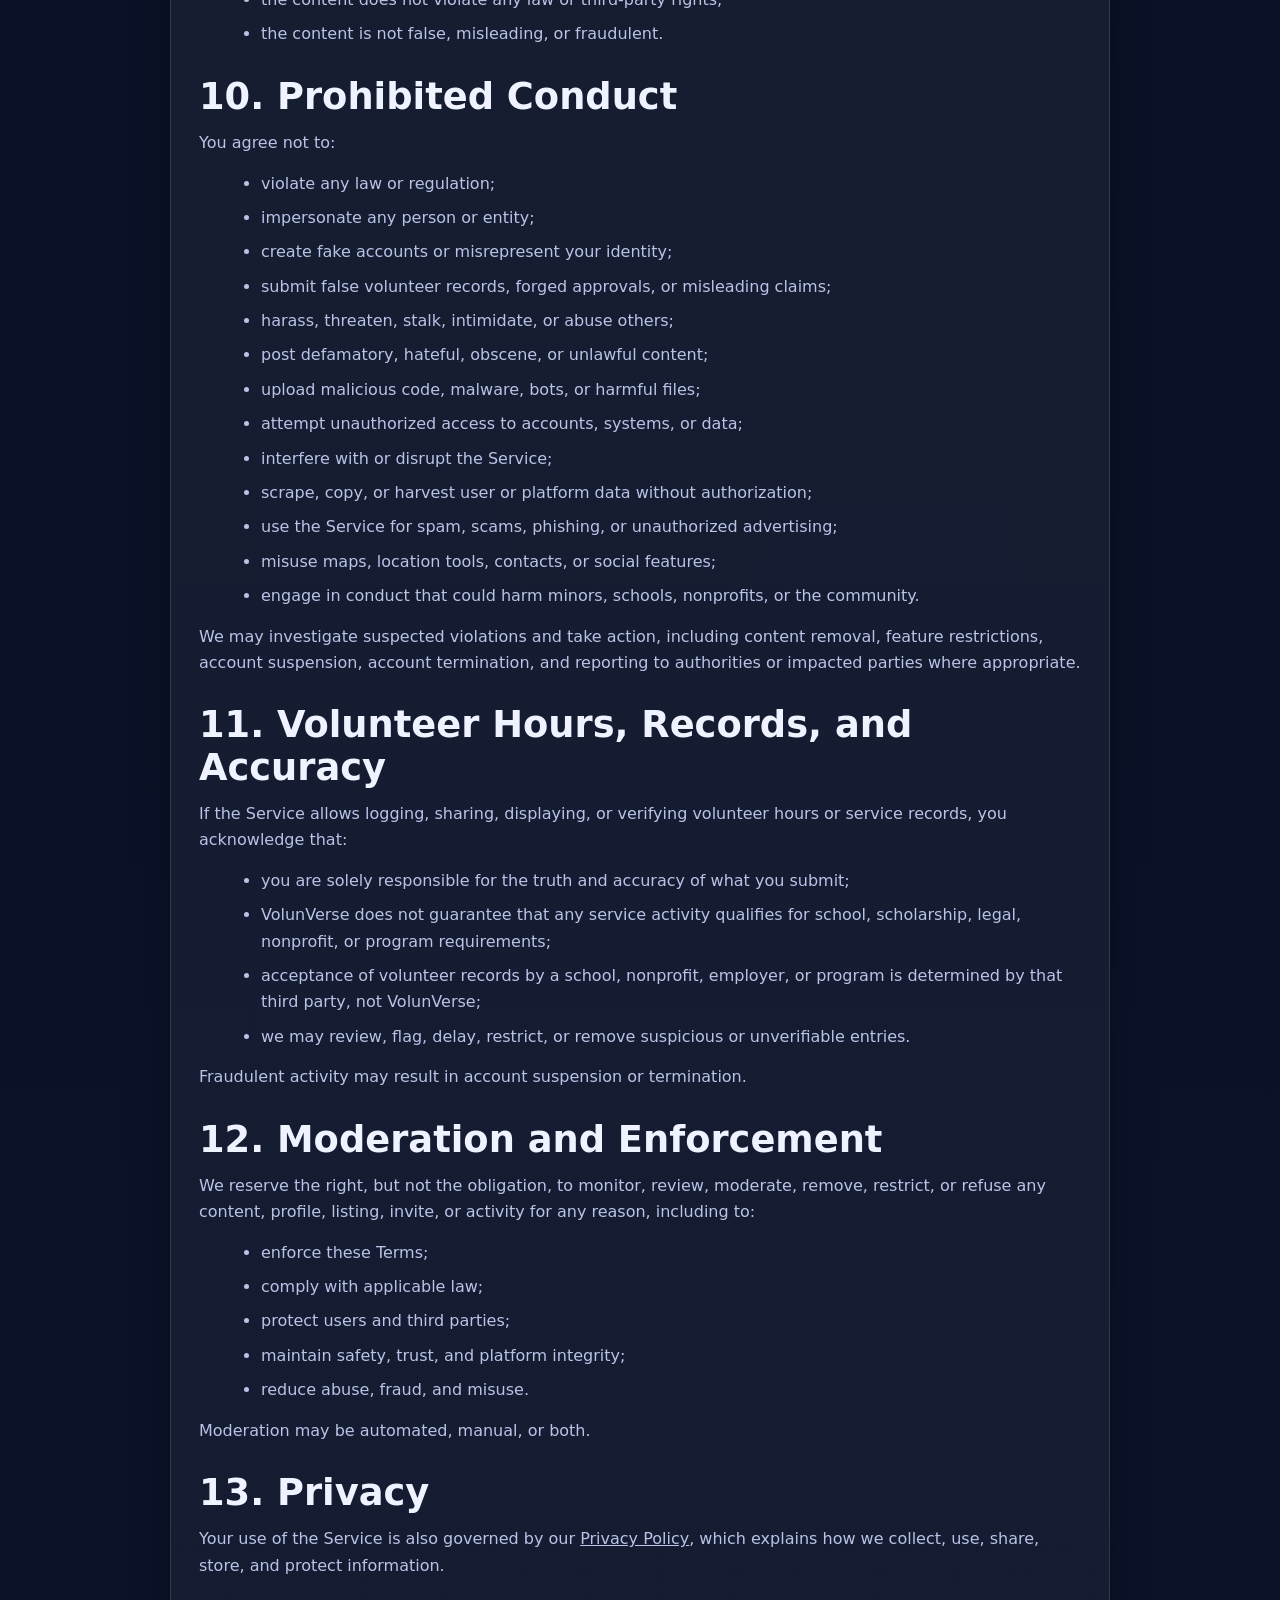
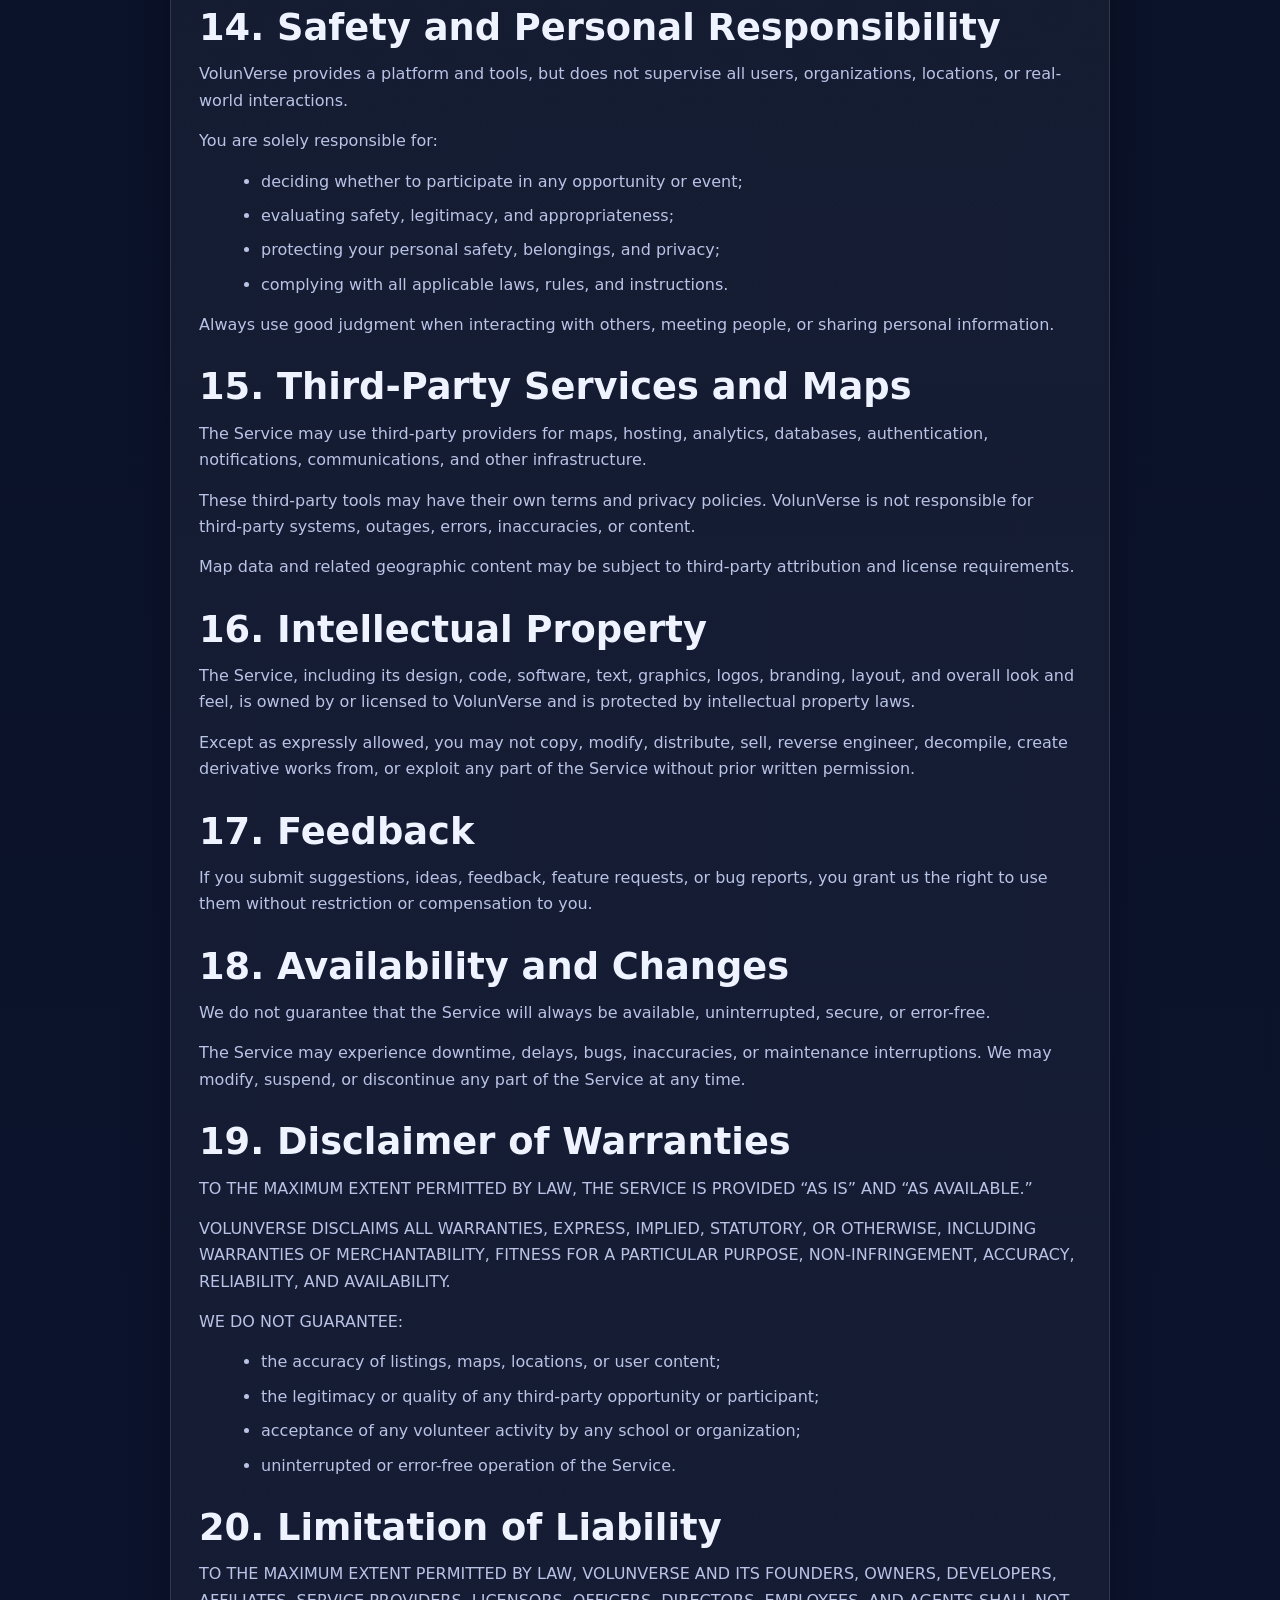
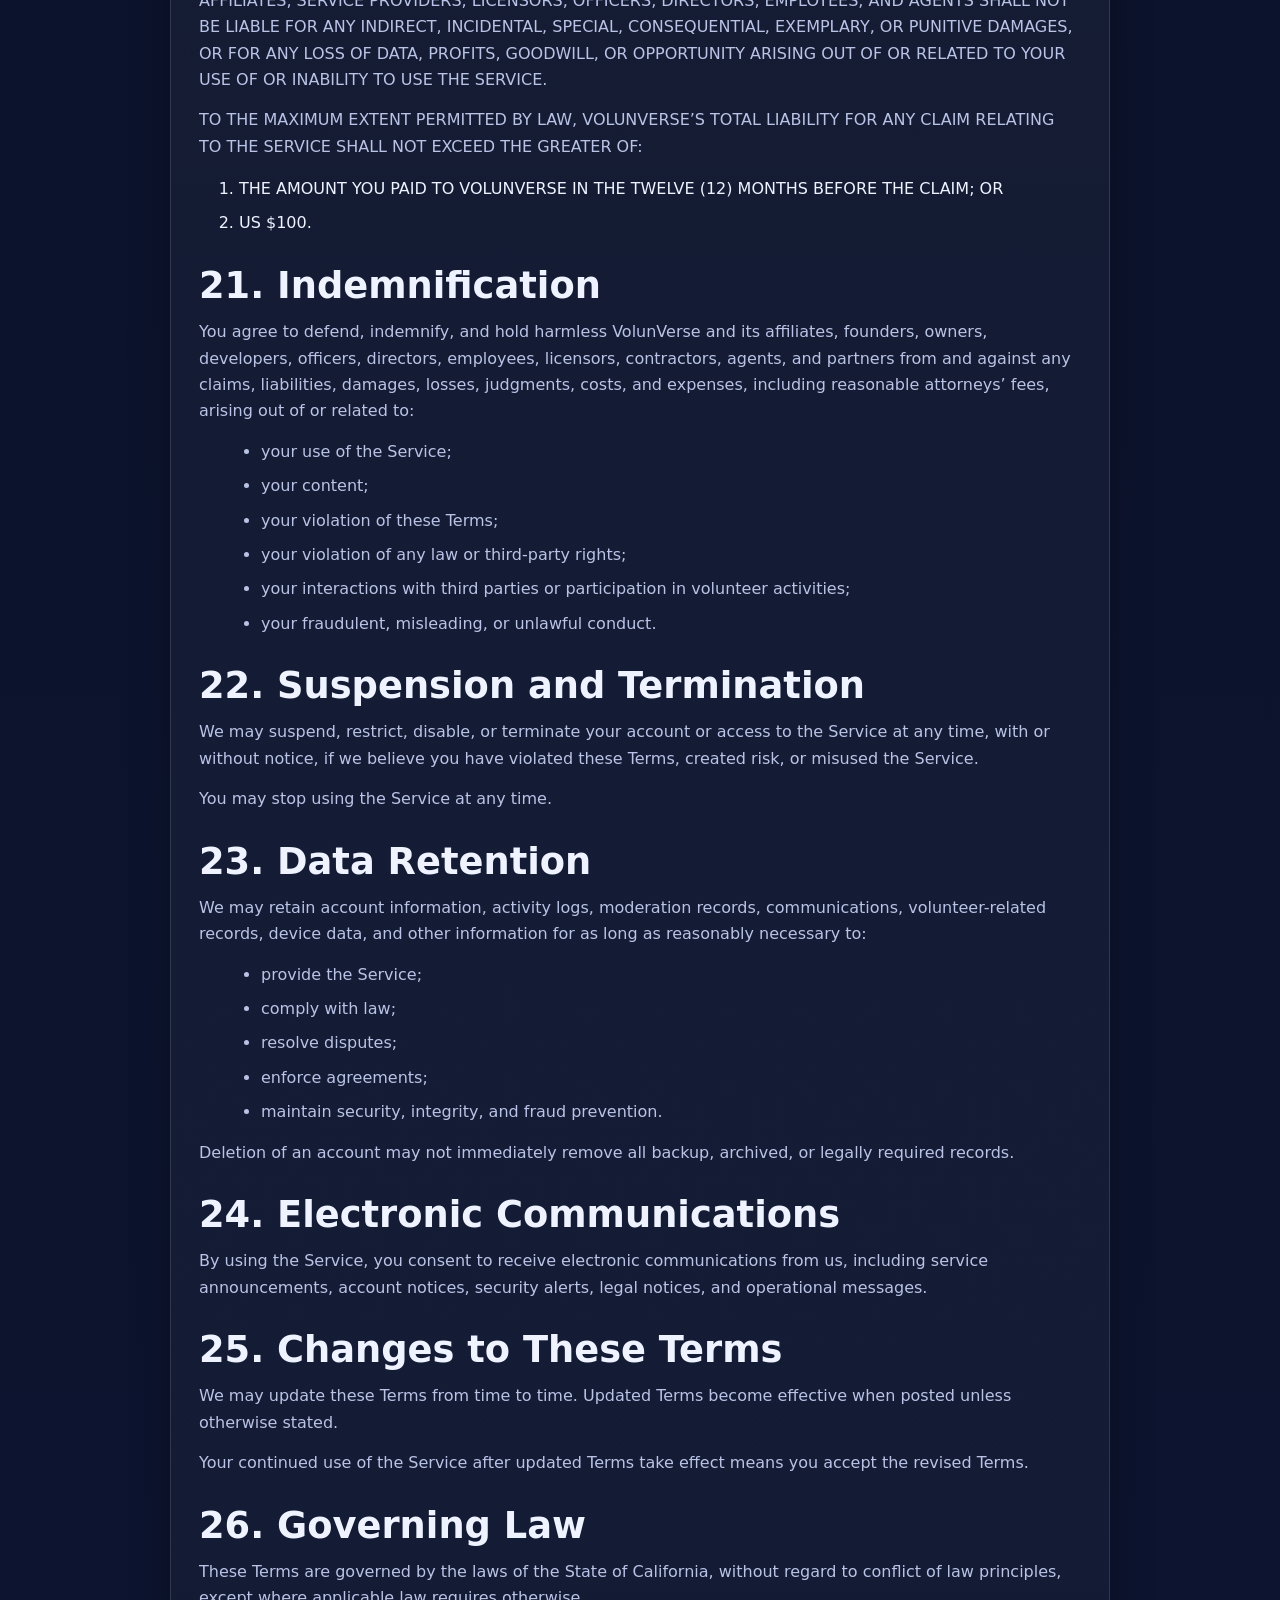
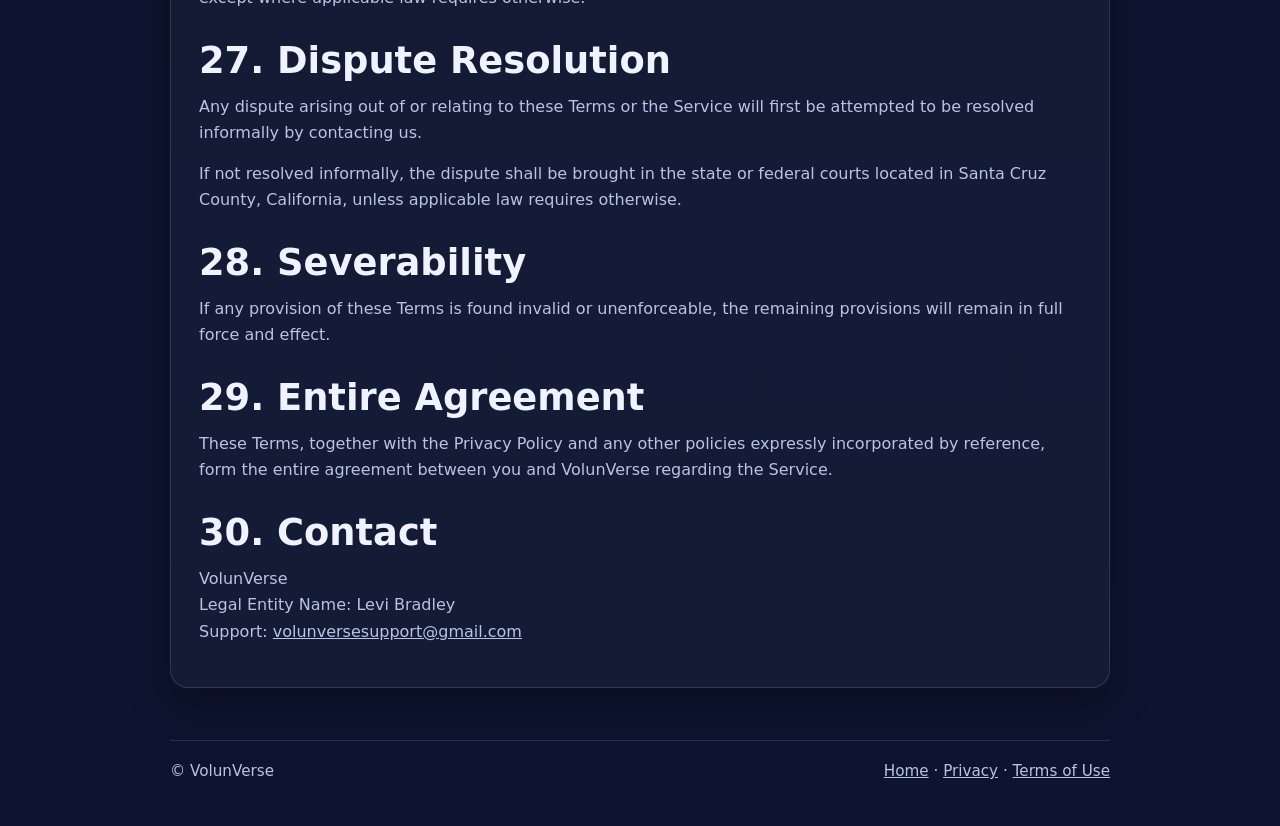
<file: terms.html>
<!DOCTYPE html>
<html lang="en">
<head>
  <meta charset="UTF-8" />
  <meta name="viewport" content="width=device-width, initial-scale=1.0" />
  <title>Terms & Conditions | VolunVerse</title>
  <meta name="description" content="VolunVerse Terms & Conditions" />
  <link rel="stylesheet" href="styles.css" />
</head>
<body>
  <header class="site-header">
    <nav class="nav">
      <a class="brand" href="index.html">Volun<span>Verse</span></a>
      <div class="nav-links">
        <a href="terms.html">Terms &amp; Conditions</a>
        <a href="privacy.html">Privacy Policy</a>
        <a href="terms-of-use.html">Terms of Use</a>
      </div>
    </nav>
  </header>

  <section class="hero">
    <div class="hero-card">
      <div class="kicker">VolunVerse</div>
      <h1>Terms &amp; Conditions</h1>
      <p>These Terms are governed by the laws of the State of California, without regard to conflict of law principles, except where applicable law requires otherwise.</p>
      <div class="meta">
        <span>Effective Date: 03/09/2026</span>
        <span>Last Updated: 03/09/2026</span>
      </div>
    </div>
  </section>

  <main>
    <article class="content-card policy">
      <p>Welcome to VolunVerse (“VolunVerse,” “we,” “us,” or “our”). These Terms &amp; Conditions (“Terms”) govern your access to and use of the VolunVerse website, mobile application, and related services, features, content, maps, profiles, social features, and tools (collectively, the “Service”).</p>
      <p>By creating an account, logging in, accessing, or using the Service, you agree to these Terms. If you do not agree, do not use the Service.</p>
      <p>If you use the Service on behalf of a school, nonprofit, business, team, or other organization, you represent that you have authority to bind that organization to these Terms.</p>

      <h2>1. Eligibility</h2>
      <p>You must be at least the minimum age required by applicable law to use the Service. If you are under the age of majority in your jurisdiction, you may use the Service only with the permission and involvement of a parent or legal guardian.</p>
      <p>By using the Service, you represent and warrant that:</p>
      <ul>
        <li>the information you provide is accurate and current;</li>
        <li>you are legally allowed to use the Service; and</li>
        <li>your use of the Service does not violate any applicable law or regulation.</li>
      </ul>

      <h2>2. Description of the Service</h2>
      <p>VolunVerse is a platform designed to help users discover, connect with, participate in, organize, track, or share volunteer opportunities, community service activities, profiles, and related social/community interactions.</p>
      <p>Features may include, without limitation:</p>
      <ul>
        <li>user accounts and profiles;</li>
        <li>usernames, initials-based avatars, and profile displays;</li>
        <li>map-based discovery and location-based features;</li>
        <li>friend, invite, or connection features;</li>
        <li>contact-based invite tools, if enabled;</li>
        <li>volunteer opportunity listings and event details;</li>
        <li>volunteer hour tracking or related recordkeeping, if enabled;</li>
        <li>notifications, account messages, or service alerts;</li>
        <li>moderation, fraud prevention, trust, safety, and abuse-detection systems.</li>
      </ul>
      <p>We may add, change, remove, suspend, or discontinue features at any time.</p>

      <h2>3. Account Registration and Security</h2>
      <p>To use certain features, you may be required to create an account.</p>
      <p>You agree to:</p>
      <ul>
        <li>provide true, accurate, and complete information;</li>
        <li>keep your login credentials secure and confidential;</li>
        <li>update your information when necessary;</li>
        <li>notify us promptly if you suspect unauthorized access to your account.</li>
      </ul>
      <p>You are responsible for activity that occurs under your account unless prohibited by law.</p>
      <p>We may suspend, restrict, or terminate accounts that are false, misleading, inactive, abusive, fraudulent, or in violation of these Terms.</p>

      <h2>4. Usernames, Profiles, and Identity</h2>
      <p>You may choose a username and create a profile. Your profile may display information such as your username, initial-based avatar, activity, school or organization affiliation, volunteer history, or other information you choose to provide.</p>
      <p>You may not:</p>
      <ul>
        <li>impersonate another person, school, organization, or entity;</li>
        <li>use a deceptive, offensive, or infringing username;</li>
        <li>misrepresent your identity, affiliations, volunteer activity, or achievements;</li>
        <li>use someone else’s information, likeness, or content without permission.</li>
      </ul>
      <p>We reserve the right to remove, reclaim, edit, or restrict usernames or profile content that violate these Terms.</p>

      <h2>5. Permissions and Device Features</h2>
      <p>To provide certain features, VolunVerse may request access to device features or data, including:</p>
      <ul>
        <li>location services;</li>
        <li>contacts or address book access;</li>
        <li>notifications;</li>
        <li>camera or photos, if enabled;</li>
        <li>browser storage, local storage, cookies, or similar technologies;</li>
        <li>device and network information necessary for security and operation.</li>
      </ul>
      <p>You can typically manage permissions in your device or browser settings. Some features may not work properly if permissions are denied.</p>

      <h2>6. Location-Based Features</h2>
      <p>VolunVerse may use approximate or precise location information to:</p>
      <ul>
        <li>show nearby volunteer opportunities, events, or users;</li>
        <li>provide maps, routes, or location-based search results;</li>
        <li>improve relevance and user experience;</li>
        <li>support safety, integrity, moderation, or fraud-prevention efforts.</li>
      </ul>
      <p>You understand and agree that:</p>
      <ul>
        <li>location data may not always be accurate, complete, or current;</li>
        <li>map content, routes, and nearby results are provided for convenience only;</li>
        <li>you are solely responsible for evaluating the safety, legitimacy, and suitability of any location, event, opportunity, or interaction.</li>
      </ul>
      <p>VolunVerse is not an emergency service and should not be relied upon for emergency response or exact navigation.</p>

      <h2>7. Contacts and Invites</h2>
      <p>If you choose to grant access to your contacts, VolunVerse may use that information to help you:</p>
      <ul>
        <li>find people you know;</li>
        <li>invite friends or classmates to the Service;</li>
        <li>suggest potential connections.</li>
      </ul>
      <p>By using contact-based features, you represent that you have the right to use that information for that purpose.</p>
      <p>You may not use invite or contact features to:</p>
      <ul>
        <li>spam users or non-users;</li>
        <li>collect personal data for unrelated purposes;</li>
        <li>send misleading, abusive, or unwanted invitations;</li>
        <li>misuse another person’s contact information.</li>
      </ul>
      <p>We may limit or disable invite features to prevent abuse.</p>

      <h2>8. Volunteer Opportunities and Third-Party Listings</h2>
      <p>VolunVerse may display opportunities, events, organizations, schools, nonprofits, businesses, sponsors, or community listings provided by third parties.</p>
      <p>Unless expressly stated otherwise, VolunVerse does not control, endorse, verify, guarantee, or assume responsibility for third-party listings, events, organizations, or hosts.</p>
      <p>You understand and agree that:</p>
      <ul>
        <li>participation in any opportunity is at your own risk;</li>
        <li>you are responsible for independently verifying details, legitimacy, safety, timing, and requirements;</li>
        <li>volunteer-hour approval, school credit, signatures, or acceptance may depend entirely on third-party rules outside our control.</li>
      </ul>
      <p>We are not responsible for disputes between users and third parties.</p>

      <h2>9. User Content</h2>
      <p>You may be able to submit, upload, post, publish, or otherwise share content through the Service, including:</p>
      <ul>
        <li>profile details;</li>
        <li>usernames and profile displays;</li>
        <li>posts, comments, captions, or messages, if enabled;</li>
        <li>event or opportunity details;</li>
        <li>photos, documents, or proof of activity, if enabled;</li>
        <li>volunteer-hour records, reflections, or verifications, if enabled.</li>
      </ul>
      <p>You retain ownership of content you own. However, by submitting content to the Service, you grant VolunVerse a worldwide, non-exclusive, royalty-free, transferable, sublicensable license to host, store, reproduce, modify for formatting, display, distribute, and use that content as necessary to operate, improve, secure, moderate, and provide the Service.</p>
      <p>You represent and warrant that:</p>
      <ul>
        <li>you own the content or have the right to share it;</li>
        <li>the content does not violate any law or third-party rights;</li>
        <li>the content is not false, misleading, or fraudulent.</li>
      </ul>

      <h2>10. Prohibited Conduct</h2>
      <p>You agree not to:</p>
      <ul>
        <li>violate any law or regulation;</li>
        <li>impersonate any person or entity;</li>
        <li>create fake accounts or misrepresent your identity;</li>
        <li>submit false volunteer records, forged approvals, or misleading claims;</li>
        <li>harass, threaten, stalk, intimidate, or abuse others;</li>
        <li>post defamatory, hateful, obscene, or unlawful content;</li>
        <li>upload malicious code, malware, bots, or harmful files;</li>
        <li>attempt unauthorized access to accounts, systems, or data;</li>
        <li>interfere with or disrupt the Service;</li>
        <li>scrape, copy, or harvest user or platform data without authorization;</li>
        <li>use the Service for spam, scams, phishing, or unauthorized advertising;</li>
        <li>misuse maps, location tools, contacts, or social features;</li>
        <li>engage in conduct that could harm minors, schools, nonprofits, or the community.</li>
      </ul>
      <p>We may investigate suspected violations and take action, including content removal, feature restrictions, account suspension, account termination, and reporting to authorities or impacted parties where appropriate.</p>

      <h2>11. Volunteer Hours, Records, and Accuracy</h2>
      <p>If the Service allows logging, sharing, displaying, or verifying volunteer hours or service records, you acknowledge that:</p>
      <ul>
        <li>you are solely responsible for the truth and accuracy of what you submit;</li>
        <li>VolunVerse does not guarantee that any service activity qualifies for school, scholarship, legal, nonprofit, or program requirements;</li>
        <li>acceptance of volunteer records by a school, nonprofit, employer, or program is determined by that third party, not VolunVerse;</li>
        <li>we may review, flag, delay, restrict, or remove suspicious or unverifiable entries.</li>
      </ul>
      <p>Fraudulent activity may result in account suspension or termination.</p>

      <h2>12. Moderation and Enforcement</h2>
      <p>We reserve the right, but not the obligation, to monitor, review, moderate, remove, restrict, or refuse any content, profile, listing, invite, or activity for any reason, including to:</p>
      <ul>
        <li>enforce these Terms;</li>
        <li>comply with applicable law;</li>
        <li>protect users and third parties;</li>
        <li>maintain safety, trust, and platform integrity;</li>
        <li>reduce abuse, fraud, and misuse.</li>
      </ul>
      <p>Moderation may be automated, manual, or both.</p>

      <h2>13. Privacy</h2>
      <p>Your use of the Service is also governed by our <a href="privacy.html">Privacy Policy</a>, which explains how we collect, use, share, store, and protect information.</p>

      <h2>14. Safety and Personal Responsibility</h2>
      <p>VolunVerse provides a platform and tools, but does not supervise all users, organizations, locations, or real-world interactions.</p>
      <p>You are solely responsible for:</p>
      <ul>
        <li>deciding whether to participate in any opportunity or event;</li>
        <li>evaluating safety, legitimacy, and appropriateness;</li>
        <li>protecting your personal safety, belongings, and privacy;</li>
        <li>complying with all applicable laws, rules, and instructions.</li>
      </ul>
      <p>Always use good judgment when interacting with others, meeting people, or sharing personal information.</p>

      <h2>15. Third-Party Services and Maps</h2>
      <p>The Service may use third-party providers for maps, hosting, analytics, databases, authentication, notifications, communications, and other infrastructure.</p>
      <p>These third-party tools may have their own terms and privacy policies. VolunVerse is not responsible for third-party systems, outages, errors, inaccuracies, or content.</p>
      <p>Map data and related geographic content may be subject to third-party attribution and license requirements.</p>

      <h2>16. Intellectual Property</h2>
      <p>The Service, including its design, code, software, text, graphics, logos, branding, layout, and overall look and feel, is owned by or licensed to VolunVerse and is protected by intellectual property laws.</p>
      <p>Except as expressly allowed, you may not copy, modify, distribute, sell, reverse engineer, decompile, create derivative works from, or exploit any part of the Service without prior written permission.</p>

      <h2>17. Feedback</h2>
      <p>If you submit suggestions, ideas, feedback, feature requests, or bug reports, you grant us the right to use them without restriction or compensation to you.</p>

      <h2>18. Availability and Changes</h2>
      <p>We do not guarantee that the Service will always be available, uninterrupted, secure, or error-free.</p>
      <p>The Service may experience downtime, delays, bugs, inaccuracies, or maintenance interruptions. We may modify, suspend, or discontinue any part of the Service at any time.</p>

      <h2>19. Disclaimer of Warranties</h2>
      <p>TO THE MAXIMUM EXTENT PERMITTED BY LAW, THE SERVICE IS PROVIDED “AS IS” AND “AS AVAILABLE.”</p>
      <p>VOLUNVERSE DISCLAIMS ALL WARRANTIES, EXPRESS, IMPLIED, STATUTORY, OR OTHERWISE, INCLUDING WARRANTIES OF MERCHANTABILITY, FITNESS FOR A PARTICULAR PURPOSE, NON-INFRINGEMENT, ACCURACY, RELIABILITY, AND AVAILABILITY.</p>
      <p>WE DO NOT GUARANTEE:</p>
      <ul>
        <li>the accuracy of listings, maps, locations, or user content;</li>
        <li>the legitimacy or quality of any third-party opportunity or participant;</li>
        <li>acceptance of any volunteer activity by any school or organization;</li>
        <li>uninterrupted or error-free operation of the Service.</li>
      </ul>

      <h2>20. Limitation of Liability</h2>
      <p>TO THE MAXIMUM EXTENT PERMITTED BY LAW, VOLUNVERSE AND ITS FOUNDERS, OWNERS, DEVELOPERS, AFFILIATES, SERVICE PROVIDERS, LICENSORS, OFFICERS, DIRECTORS, EMPLOYEES, AND AGENTS SHALL NOT BE LIABLE FOR ANY INDIRECT, INCIDENTAL, SPECIAL, CONSEQUENTIAL, EXEMPLARY, OR PUNITIVE DAMAGES, OR FOR ANY LOSS OF DATA, PROFITS, GOODWILL, OR OPPORTUNITY ARISING OUT OF OR RELATED TO YOUR USE OF OR INABILITY TO USE THE SERVICE.</p>
      <p>TO THE MAXIMUM EXTENT PERMITTED BY LAW, VOLUNVERSE’S TOTAL LIABILITY FOR ANY CLAIM RELATING TO THE SERVICE SHALL NOT EXCEED THE GREATER OF:</p>
      <ol>
        <li>THE AMOUNT YOU PAID TO VOLUNVERSE IN THE TWELVE (12) MONTHS BEFORE THE CLAIM; OR</li>
        <li>US $100.</li>
      </ol>

      <h2>21. Indemnification</h2>
      <p>You agree to defend, indemnify, and hold harmless VolunVerse and its affiliates, founders, owners, developers, officers, directors, employees, licensors, contractors, agents, and partners from and against any claims, liabilities, damages, losses, judgments, costs, and expenses, including reasonable attorneys’ fees, arising out of or related to:</p>
      <ul>
        <li>your use of the Service;</li>
        <li>your content;</li>
        <li>your violation of these Terms;</li>
        <li>your violation of any law or third-party rights;</li>
        <li>your interactions with third parties or participation in volunteer activities;</li>
        <li>your fraudulent, misleading, or unlawful conduct.</li>
      </ul>

      <h2>22. Suspension and Termination</h2>
      <p>We may suspend, restrict, disable, or terminate your account or access to the Service at any time, with or without notice, if we believe you have violated these Terms, created risk, or misused the Service.</p>
      <p>You may stop using the Service at any time.</p>

      <h2>23. Data Retention</h2>
      <p>We may retain account information, activity logs, moderation records, communications, volunteer-related records, device data, and other information for as long as reasonably necessary to:</p>
      <ul>
        <li>provide the Service;</li>
        <li>comply with law;</li>
        <li>resolve disputes;</li>
        <li>enforce agreements;</li>
        <li>maintain security, integrity, and fraud prevention.</li>
      </ul>
      <p>Deletion of an account may not immediately remove all backup, archived, or legally required records.</p>

      <h2>24. Electronic Communications</h2>
      <p>By using the Service, you consent to receive electronic communications from us, including service announcements, account notices, security alerts, legal notices, and operational messages.</p>

      <h2>25. Changes to These Terms</h2>
      <p>We may update these Terms from time to time. Updated Terms become effective when posted unless otherwise stated.</p>
      <p>Your continued use of the Service after updated Terms take effect means you accept the revised Terms.</p>

      <h2>26. Governing Law</h2>
      <p>These Terms are governed by the laws of the State of California, without regard to conflict of law principles, except where applicable law requires otherwise.</p>

      <h2>27. Dispute Resolution</h2>
      <p>Any dispute arising out of or relating to these Terms or the Service will first be attempted to be resolved informally by contacting us.</p>
      <p>If not resolved informally, the dispute shall be brought in the state or federal courts located in Santa Cruz County, California, unless applicable law requires otherwise.</p>

      <h2>28. Severability</h2>
      <p>If any provision of these Terms is found invalid or unenforceable, the remaining provisions will remain in full force and effect.</p>

      <h2>29. Entire Agreement</h2>
      <p>These Terms, together with the Privacy Policy and any other policies expressly incorporated by reference, form the entire agreement between you and VolunVerse regarding the Service.</p>

      <h2>30. Contact</h2>
      <p>VolunVerse<br />Legal Entity Name: Levi Bradley<br />Support: <a href="mailto:volunversesupport@gmail.com">volunversesupport@gmail.com</a></p>
    </article>
  </main>

  <footer class="footer">
    <div class="footer-card small">
      <div>© VolunVerse</div>
      <div><a href="index.html">Home</a> · <a href="privacy.html">Privacy</a> · <a href="terms-of-use.html">Terms of Use</a></div>
    </div>
  </footer>
</body>
</html>
</file>
<file: styles.css>
:root {
  --bg: #0b1020;
  --panel: #121931;
  --panel-2: #182242;
  --text: #eef3ff;
  --muted: #b9c3e6;
  --line: rgba(255,255,255,0.12);
  --accent: #7c9cff;
  --accent-2: #55d6be;
  --max: 980px;
  --radius: 18px;
  --shadow: 0 18px 40px rgba(0,0,0,0.28);
}

* { box-sizing: border-box; }
html { scroll-behavior: smooth; }
body {
  margin: 0;
  font-family: Inter, ui-sans-serif, system-ui, -apple-system, BlinkMacSystemFont, "Segoe UI", sans-serif;
  color: var(--text);
  background:
    radial-gradient(circle at top left, rgba(124,156,255,0.22), transparent 28%),
    radial-gradient(circle at top right, rgba(85,214,190,0.16), transparent 24%),
    linear-gradient(180deg, #08101f 0%, #0d1430 100%);
  min-height: 100vh;
  line-height: 1.65;
}

a { color: inherit; }

.site-header {
  position: sticky;
  top: 0;
  z-index: 20;
  backdrop-filter: blur(14px);
  background: rgba(9, 15, 30, 0.72);
  border-bottom: 1px solid var(--line);
}

.nav {
  max-width: var(--max);
  margin: 0 auto;
  padding: 14px 20px;
  display: flex;
  align-items: center;
  justify-content: space-between;
  gap: 18px;
}

.brand {
  text-decoration: none;
  font-weight: 800;
  letter-spacing: 0.02em;
}

.brand span {
  color: var(--accent-2);
}

.nav-links {
  display: flex;
  flex-wrap: wrap;
  gap: 10px;
}

.nav-links a,
.button {
  text-decoration: none;
  border: 1px solid var(--line);
  background: rgba(255,255,255,0.04);
  padding: 10px 14px;
  border-radius: 999px;
  transition: 0.2s ease;
}

.nav-links a:hover,
.button:hover {
  transform: translateY(-1px);
  background: rgba(255,255,255,0.08);
  border-color: rgba(255,255,255,0.22);
}

.hero {
  max-width: var(--max);
  margin: 0 auto;
  padding: 56px 20px 30px;
}

.hero-card,
.content-card,
.notice,
.link-grid a {
  background: linear-gradient(180deg, rgba(255,255,255,0.06), rgba(255,255,255,0.03));
  border: 1px solid var(--line);
  border-radius: var(--radius);
  box-shadow: var(--shadow);
}

.hero-card {
  padding: 32px;
}

.kicker {
  display: inline-block;
  margin-bottom: 14px;
  font-size: 0.9rem;
  color: var(--accent-2);
  font-weight: 700;
  letter-spacing: 0.06em;
  text-transform: uppercase;
}

h1, h2, h3 { line-height: 1.15; margin: 0 0 14px; }
h1 { font-size: clamp(2.1rem, 5vw, 3.8rem); }
h2 { font-size: clamp(1.6rem, 3.6vw, 2.3rem); }
h3 { font-size: 1.15rem; }

p { margin: 0 0 14px; color: var(--muted); }

.hero-actions {
  display: flex;
  flex-wrap: wrap;
  gap: 12px;
  margin-top: 22px;
}

.button.primary {
  background: linear-gradient(135deg, var(--accent), #9a7cff);
  color: white;
  border: none;
}

main {
  max-width: var(--max);
  margin: 0 auto;
  padding: 0 20px 42px;
}

.grid {
  display: grid;
  grid-template-columns: repeat(2, minmax(0, 1fr));
  gap: 18px;
}

.link-grid a {
  text-decoration: none;
  display: block;
  padding: 22px;
}

.link-grid a p {
  margin-top: 8px;
}

.content-card {
  padding: 28px;
  margin-top: 20px;
}

.meta {
  display: flex;
  flex-wrap: wrap;
  gap: 10px;
  margin: 12px 0 0;
}

.meta span {
  border: 1px solid var(--line);
  border-radius: 999px;
  padding: 8px 12px;
  font-size: 0.94rem;
  color: var(--text);
  background: rgba(255,255,255,0.04);
}

.notice {
  padding: 18px 20px;
  margin-top: 20px;
}

.policy h2 {
  margin-top: 28px;
  margin-bottom: 12px;
}

.policy h3 {
  margin-top: 20px;
}

.policy ul {
  margin: 0 0 14px 22px;
  color: var(--muted);
}

.policy li { margin: 8px 0; }

.footer {
  max-width: var(--max);
  margin: 0 auto;
  padding: 10px 20px 42px;
  color: var(--muted);
}

.footer-card {
  border-top: 1px solid var(--line);
  padding-top: 18px;
  display: flex;
  justify-content: space-between;
  gap: 14px;
  flex-wrap: wrap;
}

.small { font-size: 0.95rem; }

@media (max-width: 760px) {
  .grid { grid-template-columns: 1fr; }
  .hero-card, .content-card { padding: 20px; }
  .nav { padding: 12px 14px; }
  .hero { padding: 34px 14px 20px; }
  main { padding: 0 14px 28px; }
  .footer { padding: 8px 14px 28px; }
}


.legal-grid {
  grid-template-columns: repeat(3, minmax(0, 1fr));
}

@media (max-width: 980px) {
  .legal-grid {
    grid-template-columns: 1fr;
  }
}
</file>
